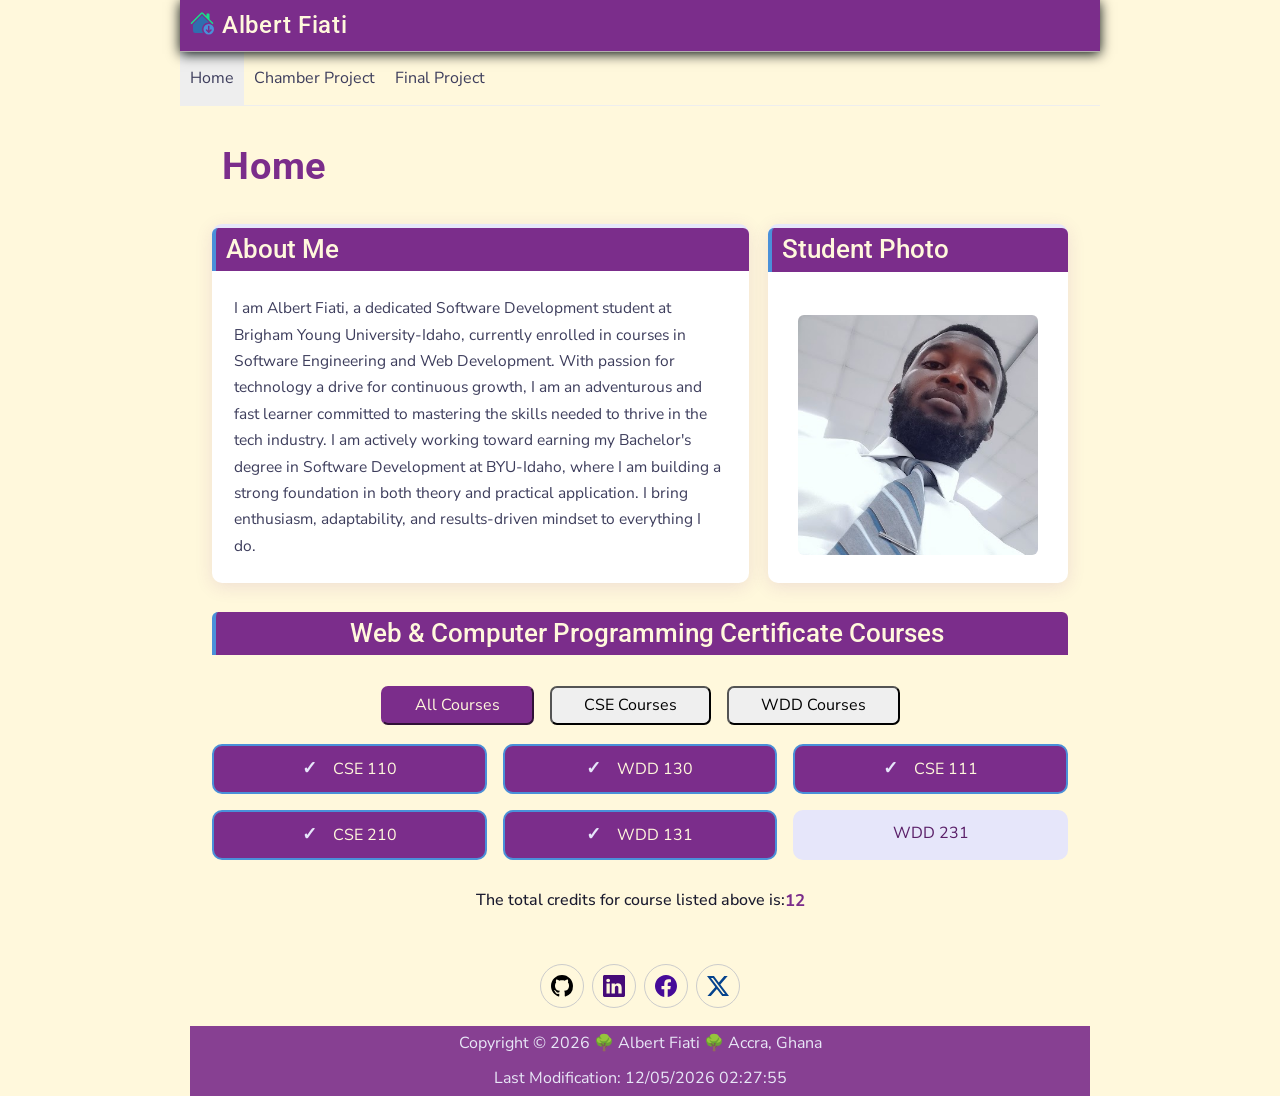
<file: index.html>
<!DOCTYPE html>
<html lang="en">
<head>
    <meta charset="UTF-8">
    <meta name="viewport" content="width=device-width, initial-scale=1.0">
    <meta name="description" content="WDD231 Course Home Page - Web frontend Development I">
    <meta name="author" content="Albert Fiati">
    <title>WDD231 | Course Home</title>

    <!-- Favicon link -->
    <link rel="icon" href="favicon.ico">

    <!-- Social  Media Meta Tags-->
    <meta property="og:title" content="WDD231 | Corse Home - Albert Fiati">
    <meta property="og:description" content="WelCome to Albert Fiati's WDD231 Web Frontend Development I course page at BYU-Idaho. Explore my courses, projects and journey in Software Development.">
    <meta property="og:image" content="https://fiatiab47-jk.github.io/wdd231/images/profile.jpg">
    <meta property="og:url" content="https://fiaitab47-jk.github.io/wdd231/">

    <!-- Google Fonts -->
    <link rel="preconnect" href="https://fonts.googleapis.com">
    <link rel="preconnect" href="https://fonts.gstatic.com" crossorigin>
    <link href="https://fonts.googleapis.com/css2?family=Cormorant+Upright:wght@300;400;500;600;700&family=Nunito+Sans:ital,opsz,wght@0,6..12,200..1000;1,6..12,200..1000&family=Roboto:ital,wght@0,100..900;1,100..900&display=swap" rel="stylesheet">
    <!-- Resets browser defaults (Normalize CSS)-->
    <link rel="stylesheet" href="styles/normalize.css">
    <!-- CND Alternative -->
    <!-- <link rel="stylesheet" href="https://cdnjs.cloudflare.com/ajax/libs/normalize/8.0.1/normalize.min.css"> -->

    <!-- Builds on top of the reset (Custom CSS)-->
    <link rel="stylesheet" href="styles/small.css">
    <link rel="stylesheet" href="styles/larger.css">
    
    <!-- JavaScript -->
    <script src="scripts/date.js" defer></script>
    <script src="scripts/navigation.js" defer></script>
    <script src="scripts/course.js" defer></script>
</head>
<body>
    <header>
        <a href="#home"><img src="images/home-logo.svg" alt="site logo" width="1" height="1"></a>
        <span>Albert Fiati</span>
        <button id="nav-button" class="hamburger" aria-label="navigation"></button>
    </header>
    <nav id="nav-bar" class="navigation">
        <ul>
            <li class="current" id="home"><a href="#home">Home</a></li>
            <li><a href="chamber/directory.html">Chamber Project</a></li>
            <li><a href="finalproject/index.html">Final Project</a></li>
        </ul>
    </nav>
    <main>
        <h1>Home</h1>
        <div class="about-grid">
            <section class="card" id="about">
                <h2>About Me</h2>
                <p>I am Albert Fiati, a dedicated Software Development student at 
                    Brigham Young University-Idaho, currently enrolled in courses  in 
                    Software Engineering and Web Development. With passion for technology 
                a drive for continuous growth, I am an adventurous and fast learner 
            committed to mastering the skills needed to thrive in the tech industry. 
        I am actively working toward earning my Bachelor's degree in Software Development 
    at BYU-Idaho, where I am building a strong foundation in both theory and practical 
    application. I bring enthusiasm, adaptability, and results-driven mindset to everything I do.</p>
            </section>
            
            <!-- Section : Profile Pic -->
            <section class="card" id="profile">
                <h2>Student Photo</h2>
                <img src="images/profile.jpg" alt="my profile photo">
            </section>

            <!-- Section 3: Certificate Courses -->
            <section id="courses" class="course-grid">
                <h2>Web &amp; Computer Programming Certificate Courses</h2>
                <div class="filter-buttons">
                    <button class="filter-btn active" data-filter="all">All Courses</button>
                    <button class="filter-btn" data-filter="CSE">CSE Courses</button>
                    <button class="filter-btn" data-filter="WDD">WDD Courses</button>
                </div>

                <!-- Courses Cards Container -->
                <div id="course-cards" class="course-grid" aria-live="polite"></div>
                
                <!-- credit Total -->
                <p class="credit-total">The total credits for course listed above is: <strong id="creditCount">0</strong></p>
            </section>
        </div>
        <dialog id="course-details"></dialog>
    </main>

    <!-- Footer -->
    <footer>
        <div class="social">
            <a href="https://github.com/fiatiab47-jk" target="_blank"><img src="images/github.svg" alt="github" width="16" height="16"></a>
            <a href="https://linkedin.com" target="_blank"><img src="images/linkedin.svg" alt="linked in" width="16" height="16"></a>
            <a href="https://facebook.com" target="_blank"><img src="images/facebook-1.svg" alt="facebook" width="16" height="16"></a>
            <a href="https://x.com" target="_blank"><img src="images/twitter-x.svg" alt="twitter" width="16" height="16"></a>
        </div>
    
        <p>Copyright &copy; <span id="currentYear"></span> 🌳&nbsp;Albert Fiati 🌳 Accra,&nbsp;Ghana</p>
        <p id="lastModified"></p>
    </footer> <!-- .end footer  -->
</body> <!-- .end body -->
</html>
</file>
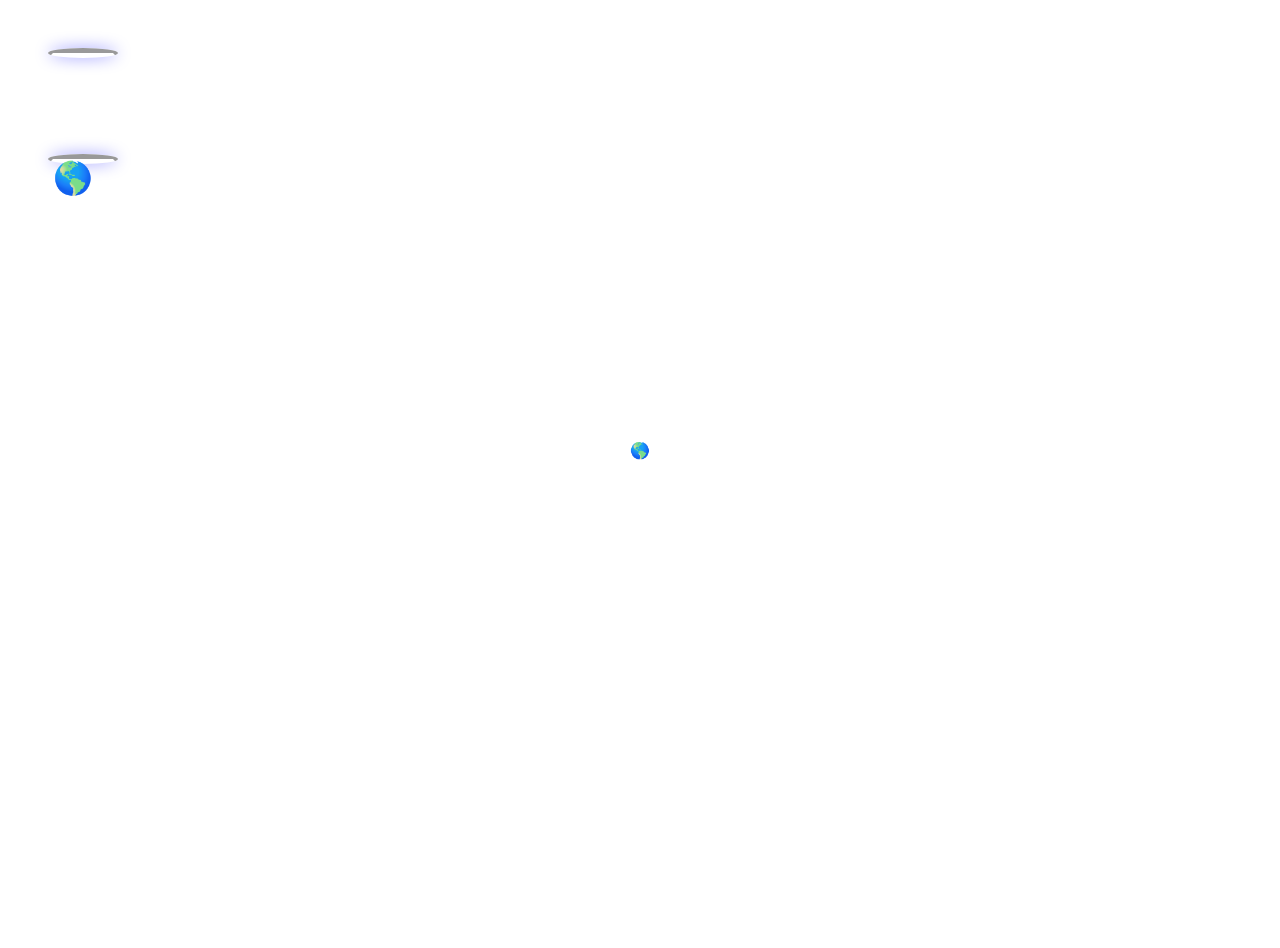
<file: animation.html>
<!DOCTYPE html>
<html lang="en">
<head>
    <meta charset="UTF-8">
    <meta name="viewport" content="width=device-width, initial-scale=1.0">
    <title>Document</title>
    <link rel="stylesheet" href="styles/animation.css">
</head>
<body>
    <div id="loader" ></div>
    <div id="loader-t"></div>
</body>
</html>
</file>
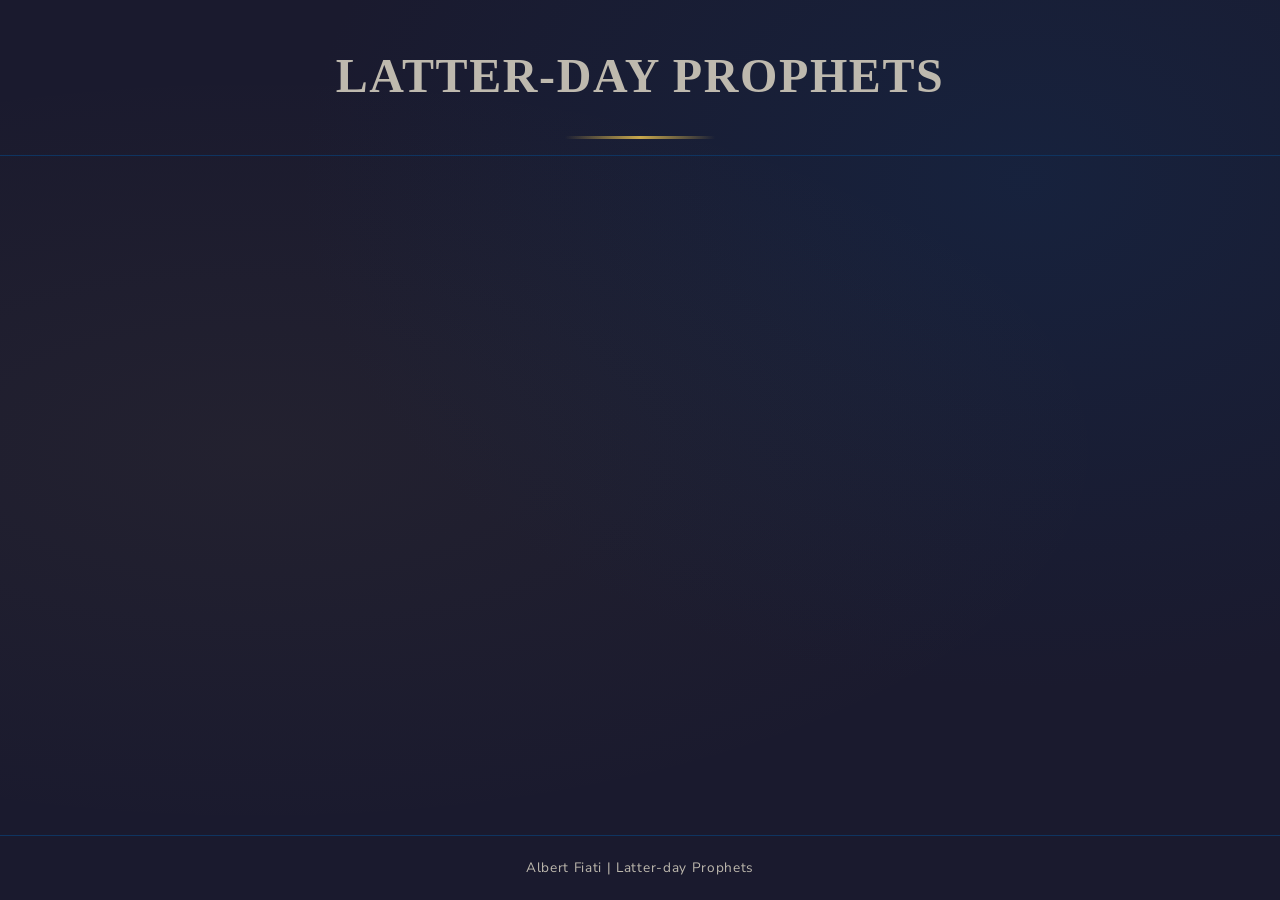
<file: prophets.html>
<!DOCTYPE html>
<html lang="en">
<head>
    <meta charset="UTF-8">
    <meta name="viewport" content="width=device-width, initial-scale=1.0">
    <meta name="description" content="Latter-day Prophets - A tribute to the prophets of the Church of Jesus Christ of Latter-day Saints">
    <meta name="author" content="Albert Fiati">

    <!-- Social Media Meta Tags -->
    <meta property="og:title" content="WDD231 | Latter-day Prophets| Albert Fiati">
    <meta property="og:description" content="A tribute page honoring the prophets of The Church of Jesus Christ of Latter-day Saints, built with the Fetch API and JSON data.">
    <meta property="og:image" content="https://byui-cse.github.io/cse-ww-program/data/prophets/joseph-smith.jpg">
    <meta property="og:url" content="https://fiatiab47-jk.github.io/wdd231/prophets.html">
    <title>Latter-day Prophets</title>

    <!-- Google Fonts -->
    <link rel="preconnect" href="https://fonts.googleapis.com">
    <link rel="preconnect" href="https://fonts.gstatic.com" crossorigin>
    <link href="https://fonts.googleapis.com/css2?family=Cormorant+Upright:wght@300;400;500;600;700&family=Nunito+Sans:ital,opsz,wght@0,6..12,200..1000;1,6..12,200..1000&family=Roboto:ital,wght@0,100..900;1,100..900&display=swap" rel="stylesheet">

    <!-- CSS -->
     <link rel="stylesheet" href="styles/prophets.css">
     <link rel="stylesheet" href="styles/normalize.css">
    <!-- JS -->
     <script src="scripts/prophets.js" defer></script>
</head>
<body>
    <header>
        <h1 id="bg">Latter-day Prophets</h1>
    </header>
    <main>
        <div id="cards"></div>
    </main>
    <footer>
        Albert Fiati | Latter-day Prophets
    </footer>
</body>
</html>
</file>
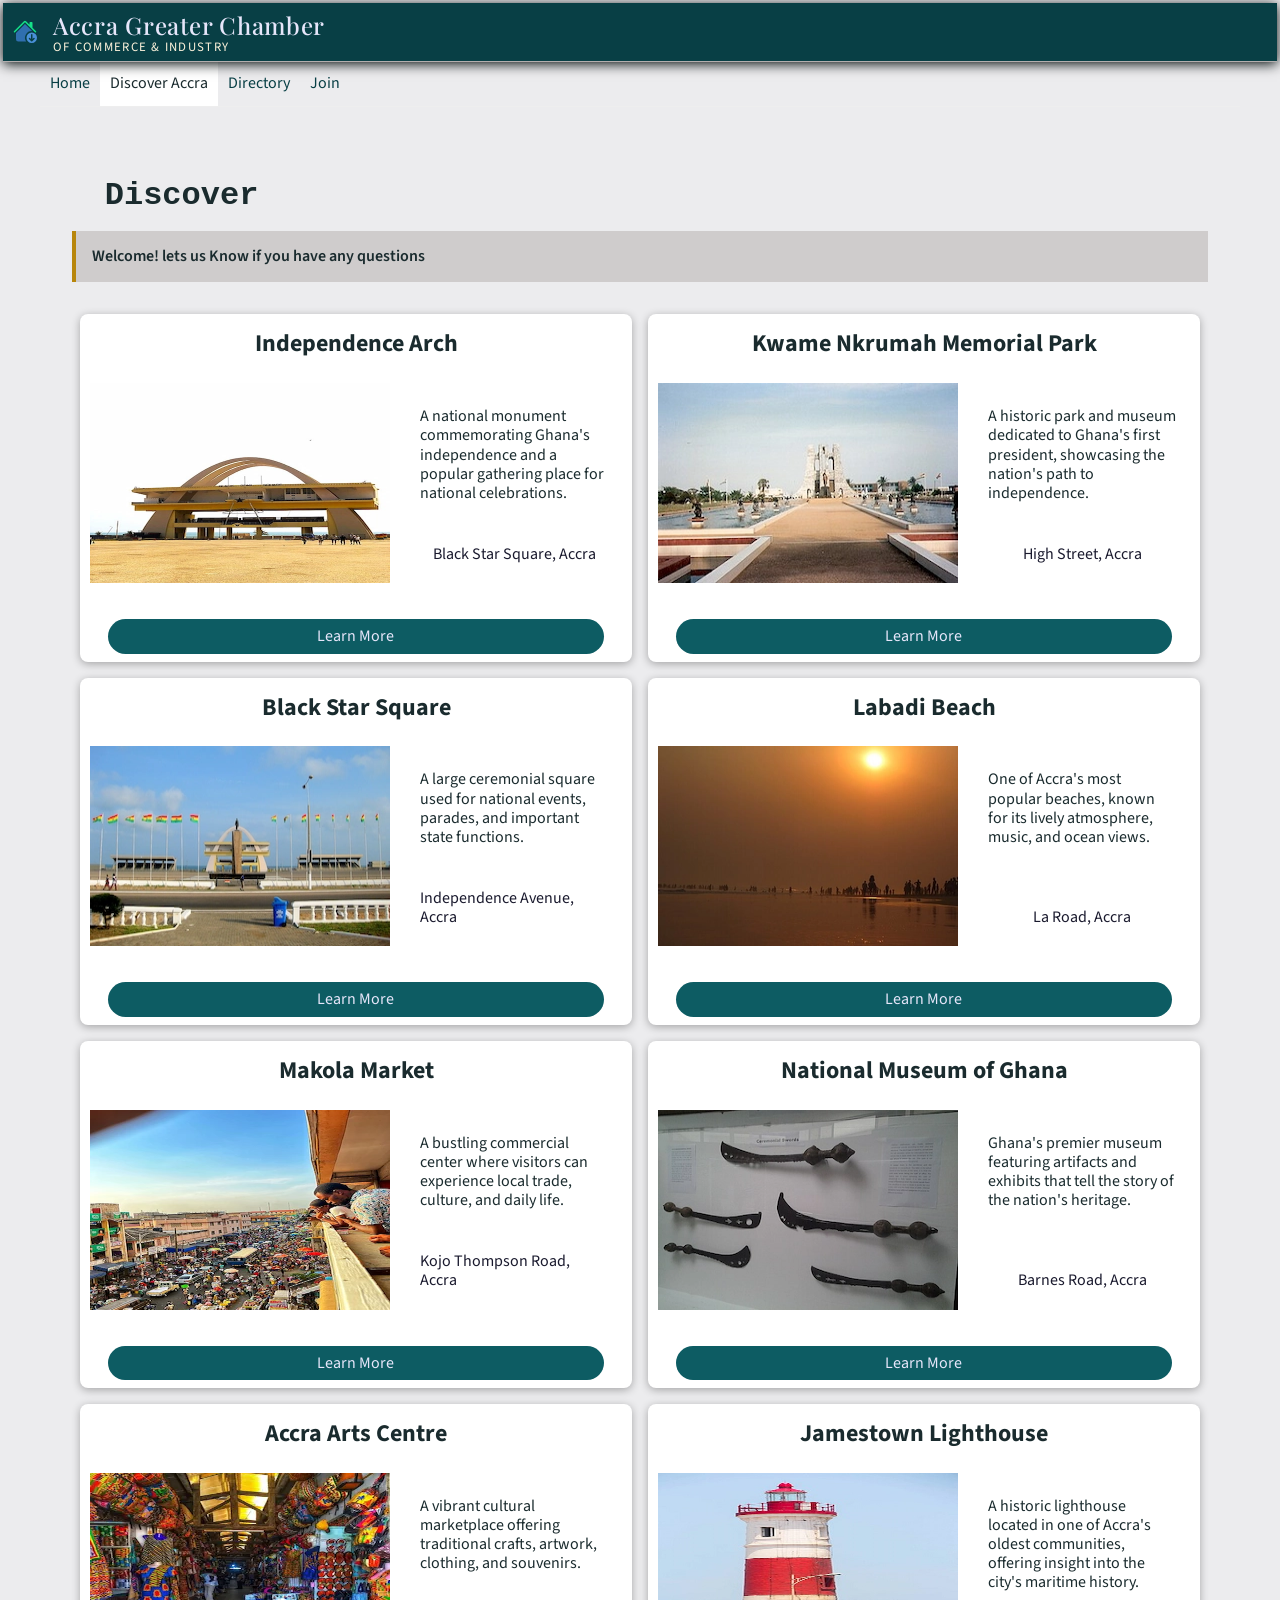
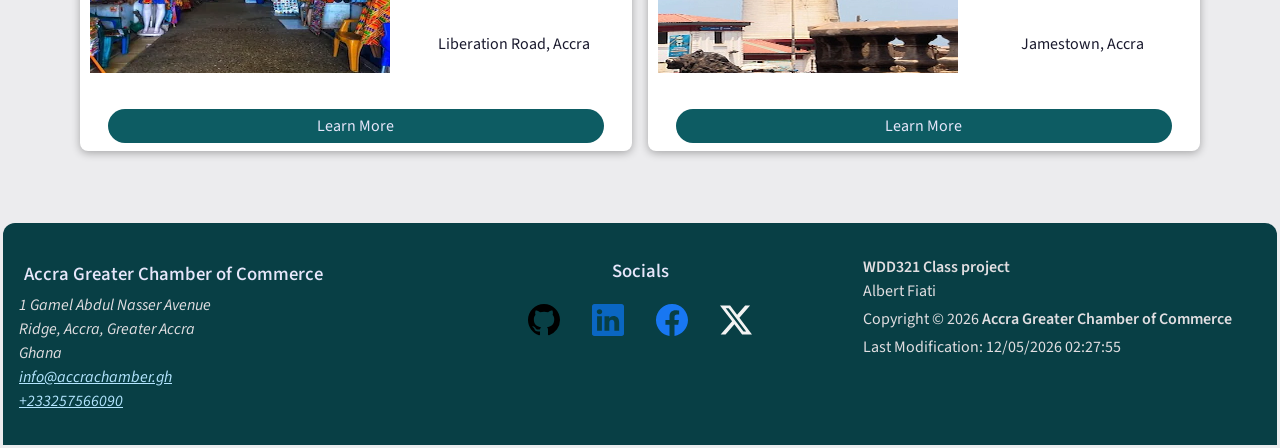
<file: chamber/discover.html>
<!DOCTYPE html>
<html lang="en">

<head>
    <meta charset="UTF-8">
    <meta name="viewport" content="width=device-width, initial-scale=1.0">
    <meta name="description"
        content="Discover Accra's landmarks, culture, attractions, and business opportunities with the Accra Greater Chamber of Commerce".>
    <meta name="author" content="Albert Fiati">

    <title>Discover Accra | Accra Greater Chamber of Commerce</title>

    <!-- Favicon -->
    <link rel="icon" href="favicon.ico">

    <!-- Social Media Meta Tags -->
    <meta property="og:title" content="Discover Accra - WDD231 | Accra Greater Chamber of Commerce & Industry| Albert Fiati">
    <meta property="og:description"
        content="Explore notable places, attractions, and opportunities that make Accra a vibrant destination for business and visitors.">
    <!-- MAKE SURE TO CHANGE THIS PHOTO  -->
    <meta property="og:image" content="https://fiatiab47-jk.github.io/wdd231/chamber/images/facebook-1.svg">
    <meta property="og:url" content="https://fiatiab47-jk.github.io/wdd231/chamber/discover.html">
    <meta property="og:type" content="website">

    <!-- Google Fonts -->
    <link rel="preconnect" href="https://fonts.googleapis.com">
    <link rel="preconnect" href="https://fonts.gstatic.com" crossorigin>
    <link
        href="https://fonts.googleapis.com/css2?family=Playfair+Display:wght@700&family=Source+Sans+3:wght@400;600;700&display=swap"
        rel="stylesheet">

    <!-- CSS -->
    <link rel="stylesheet" href="styles/normalize.css">
    <link rel="stylesheet" href="styles/small.css">
    <link rel="stylesheet" href="styles/medium.css">
    <link rel="stylesheet" href="styles/larger.css">
    <!-- JS -->
    <script type="module" src="scripts/directory.js"></script>
    <script type="module" src="scripts/discover.mjs"></script>
</head>

<body>
    <!-- Header -->
    <header id="site-header">
        <a href="#home"><img src="images/home-logo.svg" alt="site logo" width="24" height="24"></a>
        <div id="headerBrand">
            <span>Accra Greater Chamber</span>
            <p>of Commerce &amp; Industry</p>
        </div>
        <button id="nav-button" class="hamburger" aria-label="navigation"></button>
    </header> <!-- end. Header -->

    <!-- Navigation -->
    <nav id="nav-bar" class="navigation">
        <ul>
            <li id="home"><a href="index.html">Home</a></li>
            <li><a href="discover.html" class="current">Discover Accra</a></li>
            <li><a href="directory.html">Directory</a></li>
            <li><a href="join.html">Join</a></li>
        </ul>
    </nav> <!-- end. Navigation -->

    <!-- <a class="skip-link" href="#main-content">Skip to the main content</a> -->

    <main class="dscvr">
        <h1>Discover</h1>
        <!-- Main content - Member Cards List -->
        
        <section id="visit-message"></section>
        <section id="discover-grid"></section>
        
         
        <!-- <div id="main-content">
        </div> -->
    </main>

    <!-- Footer -->
    <footer id="site-footer">
        <div class="footer-grid">
            <!-- Contact Info -->
            <div class="footer-info">
                <h3>Accra Greater Chamber of Commerce</h3>
                <address>
                    1 Gamel Abdul Nasser Avenue <br>
                    Ridge, Accra, Greater Accra <br>
                    Ghana <br>
                    <a href="mailto:info@accrachamber.gh">info@accrachamber.gh</a> <br>
                    <a href="tel:+233257566090">+233257566090</a>
                </address>
            </div>

            <!-- Footer Links -->
            <div class="footer-links">
                <h3>Socials</h3>
                <div class="s-media">
                    <a href="https://github.com/fiatiab47-jk" target="_blank"><img src="images/github.svg" alt="github"
                            width="16" height="16"></a>
                    <a href="https://linkedin.com" target="_blank"><img src="images/linkedin.svg" alt="linked in"
                            width="16" height="16"></a>
                    <a href="https://facebook.com" target="_blank"><img src="images/facebook-1.svg" alt="facebook"
                            width="16" height="16"></a>
                    <a href="https://x.com" target="_blank"><img src="images/twitter-x.svg" alt="twitter" width="16"
                            height="16"></a>
                </div>
            </div>

            <!-- Bottom -->
            <div class="footer-bottom">
                <p><b> WDD321 Class project</b> <br>
                    Albert Fiati</p>
                <p>Copyright &copy; <span id="currentYear"></span><b>&nbsp;Accra Greater Chamber of Commerce </b></p>
                <p id="lastModified"></p>
            </div>

        </div>
    </footer>
</body>

</html>
</file>
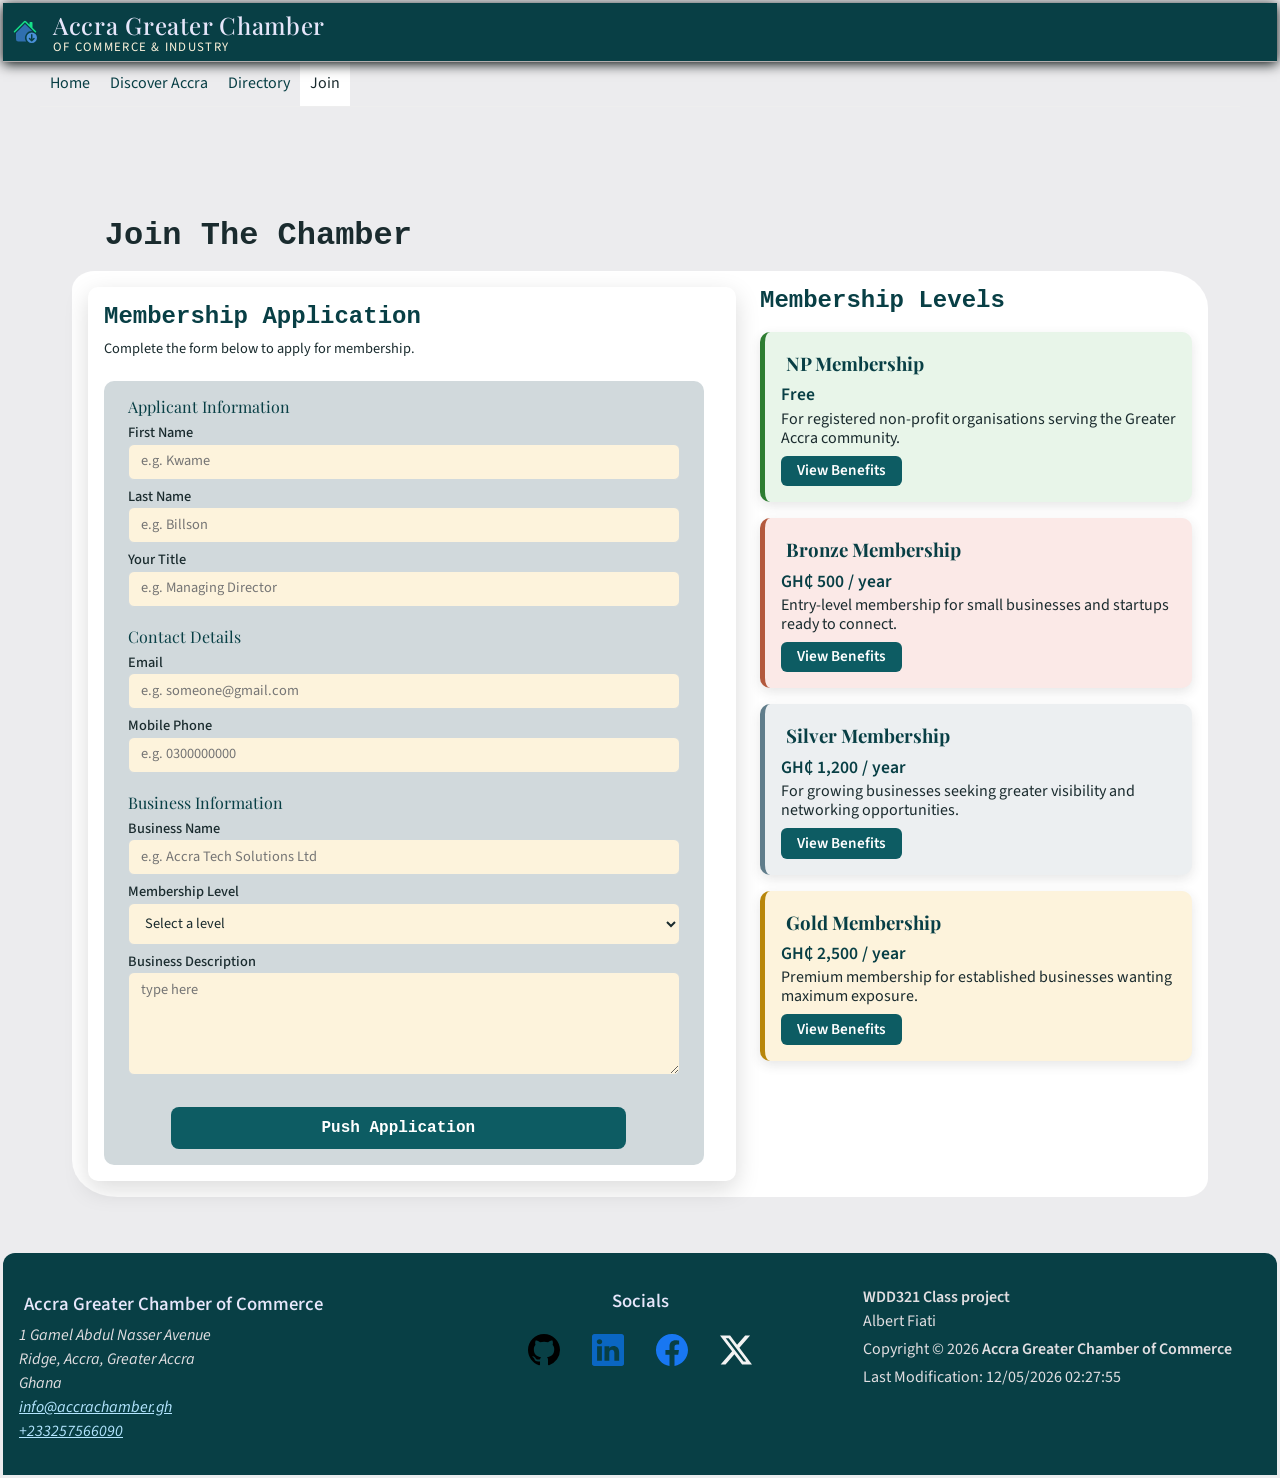
<file: chamber/join.html>
<!DOCTYPE html>
<html lang="en">

<head>
    <meta charset="UTF-8">
    <meta name="viewport" content="width=device-width, initial-scale=1.0">
    <meta name="description" content="Join the Accra Greater Chamber of Commerce - Become a member and grow your business across the Greater Accra Region.">
    <meta name="author" content="Albert Fiati">
    <title>Join | Accra Greater Chamber of Commerce</title>

    <!-- Favicon -->
    <link rel="icon" href="favicon.ico">

    <!-- Social Media Meta Tags -->
    <meta property="og:title" content="WDD231 | Join Accra Greater Chamber of Commerce -| Albert Fiati">
    <meta property="og:description" content="Become a member directory of the Accra Greater Chamber of Commerce and grow your business.">
    
    <!-- MAKE SURE TO CHANGE THIS PHOTO  -->
    <meta property="og:image" content="https://fiatiab47-jk.github.io/wdd231/chamber/images/facebook-1.svg">
    <meta property="og:url" content="https://fiatiab47-jk.github.io/wdd231/join.html">

    <!-- Google Fonts -->
    <link rel="preconnect" href="https://fonts.googleapis.com">
    <link rel="preconnect" href="https://fonts.gstatic.com" crossorigin>
    <link href="https://fonts.googleapis.com/css2?family=Playfair+Display:wght@700&family=Source+Sans+3:wght@400;600;700&display=swap" rel="stylesheet">
    
    <!-- CSS -->
    <link rel="stylesheet" href="styles/normalize.css">
    <link rel="stylesheet" href="styles/small.css">
    <link rel="stylesheet" href="styles/medium.css">
    <link rel="stylesheet" href="styles/larger.css">
    <!-- JS -->
    <script type="module" src="scripts/directory.js"></script>
    <script src="scripts/join.js" defer></script>
</head>

<body>
    <!-- Header -->
    <header id="site-header">
        <a href="index.html"><img src="images/home-logo.svg" alt="site logo" width="1" height="1"></a>
        <div id="headerBrand">
            <span>Accra Greater Chamber</span>
            <p>of Commerce &amp; Industry</p>
        </div>
        <button id="nav-button" class="hamburger" aria-label="navigation"></button>
    </header> <!-- end. Header -->

    <!-- Navigation -->
    <nav id="nav-bar" class="navigation">
        <ul>
            <li id="home"><a href="index.html">Home</a></li>
            <li><a href="discover.html">Discover Accra</a></li>
            <li><a href="directory.html">Directory</a></li>
            <li><a class="current" href="join.html">Join</a></li>
        </ul>
    </nav>  <!-- end. Navigation -->

    <main id="top-space">
        <h1>Join The Chamber</h1>

        <div class="join-layout now">
            <!-- ==================================
                    Membership Application Form
            ====================================== -->
            <section id="form-section" aria-labelledby="form-heading">
                <h2 id="form-heading">Membership Application</h2>
                <p class="form-intro">Complete the form below to apply for membership.</p>

                <!-- ============================
                             Form 
                ===============================-->
                <form action="thankyou.html" id="join-form" method="get">
                    <fieldset>
                        <legend>Applicant Information</legend>
                        <!-- First Name -->
                        <label>First Name
                            <input type="text" name="firstName" autocomplete="given-name" title="Enter your first name" required placeholder="e.g. Kwame">
                        </label>

                        <!-- Last Name -->
                        <label>Last Name
                            <input type="text" name="lastName" autocomplete="family-name" title="Enter your last name" required placeholder="e.g. Billson">
                        </label>
                        
                        <!-- Organizational Title -->
                        <label>Your Title 
                            <input type="text" name="orgTitle" autocomplete="organization-title" title="Enter your title - letters hyphens, and spaces only, minimum 7 characters"
                            pattern="[A-Za-z\- ]{7,}" placeholder="e.g. Managing Director">
                        </label>
                    </fieldset>

                    <fieldset>
                        <legend>Contact Details</legend>
                        <!--  Email -->
                        <label>Email
                            <input type="email" name="email" autocomplete="email" title="Enter a valid email address" required
                            placeholder="e.g. someone@gmail.com">
                        </label>
    
                        <!-- Mobile Phone -->
                        <label>Mobile Phone
                            <input type="tel" name="phone" autocomplete="tel" title="Enter your mobile phone number" required
                            placeholder="e.g. 0300000000">
                        </label>
                    </fieldset>

                    <fieldset>
                        <legend>Business Information</legend>
                        <!-- Business / Organization Name -->
                        <label>Business Name 
                            <input type="text" name="orgName" autocomplete="organization" title="Enter your business or organization name" required
                            placeholder="e.g. Accra Tech Solutions Ltd">
                        </label>
    
                        <!-- Membership Level -->
                        <label>Membership Level
                            <select name="membershipLevel" title="Select a membership level" required="required">
                                <option value="" disabled selected>Select a level</option>
                                <option value="np">NP Membership - Non-Profit (Free)</option>
                                <option value="bronze">Bronze Membership</option>
                                <option value="silver">Silver Membership</option>
                                <option value="gold">Gold Membership</option>
                            </select>
                        </label>
    
                        <!-- Business Description -->
                        <label>Business Description 
                            <textarea name="description" title="Briefly describe your business or organization" rows="5"  placeholder="type here"></textarea>
                        </label>
                    </fieldset>

                    <!-- Hidden Timestamp -->
                    <input type="hidden" id="timestamp" name="timestamp">

                    <!-- Submit Button -->
                    <button type="submit" class="form submit-btn">Push Application</button>
                </form>
            </section>

            <!-- ============================
                Membership Level Cards
            ===============================-->
            <aside class="membership-cards" aria-labelledby="levels-heading">
                <h2 id="levels-heading">Membership Levels</h2>
                <div id="cards-container"></div>
            </aside>
        </div>  <!-- end .join-layout -->

        <!-- Modals Injected by JS -->
        <dialog id="membership-modal"></dialog>
        
    </main>  <!-- end .main -->

    <!-- Footer -->
    <footer id="site-footer">
        <div class="footer-grid">
            <!-- Contact Info -->
            <div class="footer-info">
                <h3>Accra Greater Chamber of Commerce</h3>
                <address>
                    1 Gamel Abdul Nasser Avenue <br>
                    Ridge, Accra, Greater Accra <br>
                    Ghana <br>
                    <a href="mailto:info@accrachamber.gh">info@accrachamber.gh</a> <br>
                    <a href="tel:+233257566090">+233257566090</a>
                </address>
            </div>

            <!-- Footer Links -->
            <div class="footer-links">
                <h3>Socials</h3>
                <div class="s-media">
                    <a href="https://github.com/fiatiab47-jk" target="_blank"><img src="images/github.svg" alt="github" width="16" height="16"></a>
                    <a href="https://linkedin.com" target="_blank"><img src="images/linkedin.svg" alt="linked in" width="16" height="16"></a>
                    <a href="https://facebook.com" target="_blank"><img src="images/facebook-1.svg" alt="facebook" width="16" height="16"></a>
                    <a href="https://x.com" target="_blank"><img src="images/twitter-x.svg" alt="twitter" width="16" height="16"></a>
                </div>
            </div>

            <!-- Bottom -->
            <div class="footer-bottom">
                <p><b> WDD321 Class project</b> <br>
                Albert Fiati</p>
                <p>Copyright &copy; <span id="currentYear"></span><b>&nbsp;Accra Greater Chamber of Commerce </b></p>
                <p id="lastModified"></p>
            </div>

        </div>
    </footer>
</body>

</html>
</file>
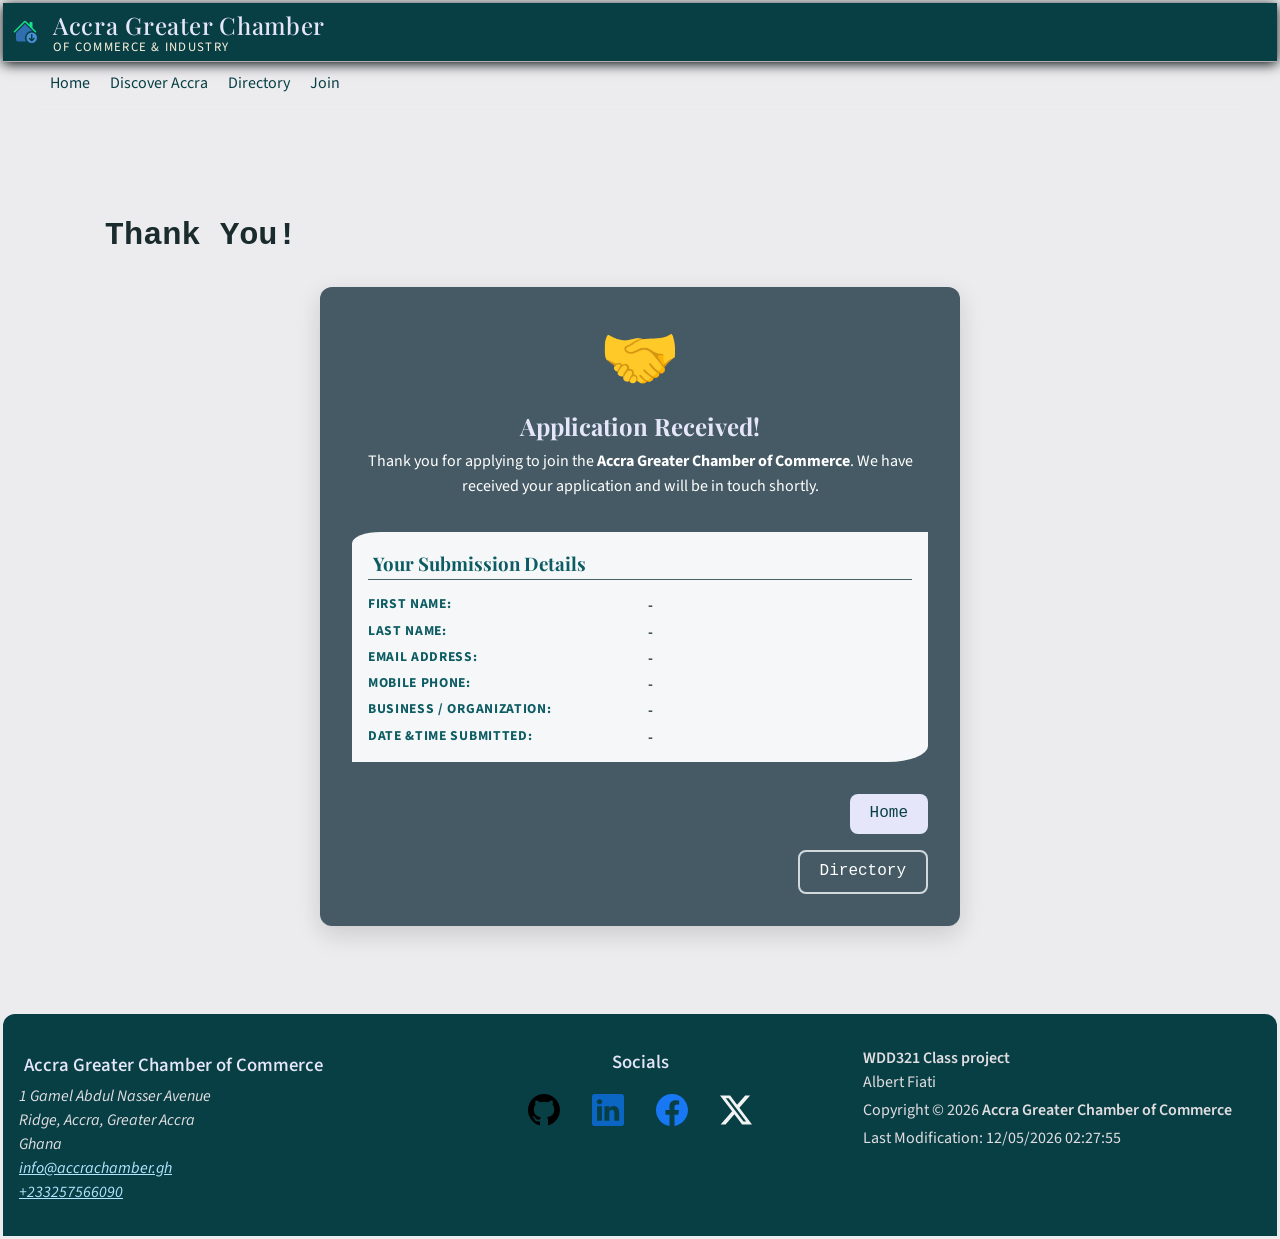
<file: chamber/thankyou.html>
<!DOCTYPE html>
<html lang="en">

<head>
    <meta charset="UTF-8">
    <meta name="viewport" content="width=device-width, initial-scale=1.0">
    <meta name="description" content="Thank you for applying to join the Accra Greater Chamber of Commerce - we have received your application and will be in touch shortly.">
    <meta name="author" content="Albert Fiati">
    <title>Thank You | Accra Greater Chamber of Commerce</title>

    <!-- Favicon -->
    <link rel="icon" href="favicon.ico">

    <!-- Social Media Meta Tags -->
    <meta property="og:title" content="WDD231 | Thank YouAccra Greater Chamber of Commerce | Albert Fiati">
    <meta property="og:description" content="Thank you for applying to join Accra Greater Chamber of Commerce.">
    <!-- MAKE SURE TO CHANGE THIS PHOTO  -->
    <meta property="og:image" content="https://fiatiab47-jk.github.io/wdd231/chamber/images/facebook-1.svg">
    <meta property="og:url" content="https://fiatiab47-jk.github.io/wdd231/chamber/thankyou.html">

    <!-- Google Fonts -->
    <link rel="preconnect" href="https://fonts.googleapis.com">
    <link rel="preconnect" href="https://fonts.gstatic.com" crossorigin>
    <link href="https://fonts.googleapis.com/css2?family=Playfair+Display:wght@700&family=Source+Sans+3:wght@400;600;700&display=swap" rel="stylesheet">
    
    <!-- CSS -->
    <link rel="stylesheet" href="styles/normalize.css">
    <link rel="stylesheet" href="styles/small.css">
    <link rel="stylesheet" href="styles/medium.css">
    <link rel="stylesheet" href="styles/larger.css">
    <!-- JS -->
    <script src="scripts/thankyou.js" defer></script>
    <script type="module" src="scripts/directory.js"></script>
</head>

<body>
    <!-- Header -->
    <header id="site-header">
        <a href="index.html"><img src="images/home-logo.svg" alt="site logo" width="1" height="1"></a>
        <div id="headerBrand">
            <span>Accra Greater Chamber</span>
            <p>of Commerce &amp; Industry</p>
        </div>
        <button id="nav-button" class="hamburger" aria-label="navigation"></button>
    </header> <!-- end. Header -->

    <!-- Navigation -->
    <nav id="nav-bar" class="navigation">
        <ul>
            <li id="home"><a href="index.html">Home</a></li>
            <li><a href="#">Discover Accra</a></li>
            <li><a href="directory.html">Directory</a></li>
            <li><a href="join.html">Join</a></li>
        </ul>
    </nav>  <!-- end. Navigation -->

    <main id="top-space">
        <h1>Thank You!</h1>
        <section class="thankyou-section" aria-labelledby="thankyou-heading">
            <div class="thankyou-icon" aria-hidden="true"></div>
            <h2 id="thankyou-heading">Application Received!</h2>
            <p class="thankyou-intro">Thank you for applying to join the<strong> Accra Greater Chamber of Commerce</strong>.
            We have received your application and will be in touch shortly.</p>
            
            <!-- Submitted details -->
            <div class="submitted-details">
                <h3>Your Submission Details</h3>
                
                <dl>
                    <dt>First Name: </dt>
                    <dd id="out-first-name"></dd>

                    <dt>Last Name: </dt>
                    <dd id="out-last-name"></dd>

                    <dt>Email Address: </dt>
                    <dd id="out-email"></dd>

                    <dt>Mobile Phone: </dt>
                    <dd id="out-phone"></dd>

                    <dt>Business / Organization: </dt>
                    <dd id="out-org-name"></dd>

                    <dt>Date &amp;Time Submitted: </dt>
                    <dd id="out-timestamp"></dd>
                </dl>
            </div>

            <div class="thankyou-actions">
                <a href="index.html" class="cta-bttn">Home</a>
                <a href="directory.html" class="cta-bttn sec">Directory</a>
            </div>

        </section>
    </main>
    
    <!-- Footer -->
    <footer id="site-footer">
        <div class="footer-grid">
            <!-- Contact Info -->
            <div class="footer-info">
                <h3>Accra Greater Chamber of Commerce</h3>
                <address>
                    1 Gamel Abdul Nasser Avenue <br>
                    Ridge, Accra, Greater Accra <br>
                    Ghana <br>
                    <a href="mailto:info@accrachamber.gh">info@accrachamber.gh</a> <br>
                    <a href="tel:+233257566090">+233257566090</a>
                </address>
            </div>

            <!-- Footer Links -->
            <div class="footer-links">
                <h3>Socials</h3>
                <div class="s-media">
                    <a href="https://github.com/fiatiab47-jk" target="_blank"><img src="images/github.svg" alt="github" width="16" height="16"></a>
                    <a href="https://linkedin.com" target="_blank"><img src="images/linkedin.svg" alt="linked in" width="16" height="16"></a>
                    <a href="https://facebook.com" target="_blank"><img src="images/facebook-1.svg" alt="facebook" width="16" height="16"></a>
                    <a href="https://x.com" target="_blank"><img src="images/twitter-x.svg" alt="twitter" width="16" height="16"></a>
                </div>
            </div>

            <!-- Bottom -->
            <div class="footer-bottom">
                <p><b> WDD321 Class project</b> <br>
                Albert Fiati</p>
                <p>Copyright &copy; <span id="currentYear"></span><b>&nbsp;Accra Greater Chamber of Commerce </b></p>
                <p id="lastModified"></p>
            </div>

        </div>
    </footer>
</body>

</html>
</file>
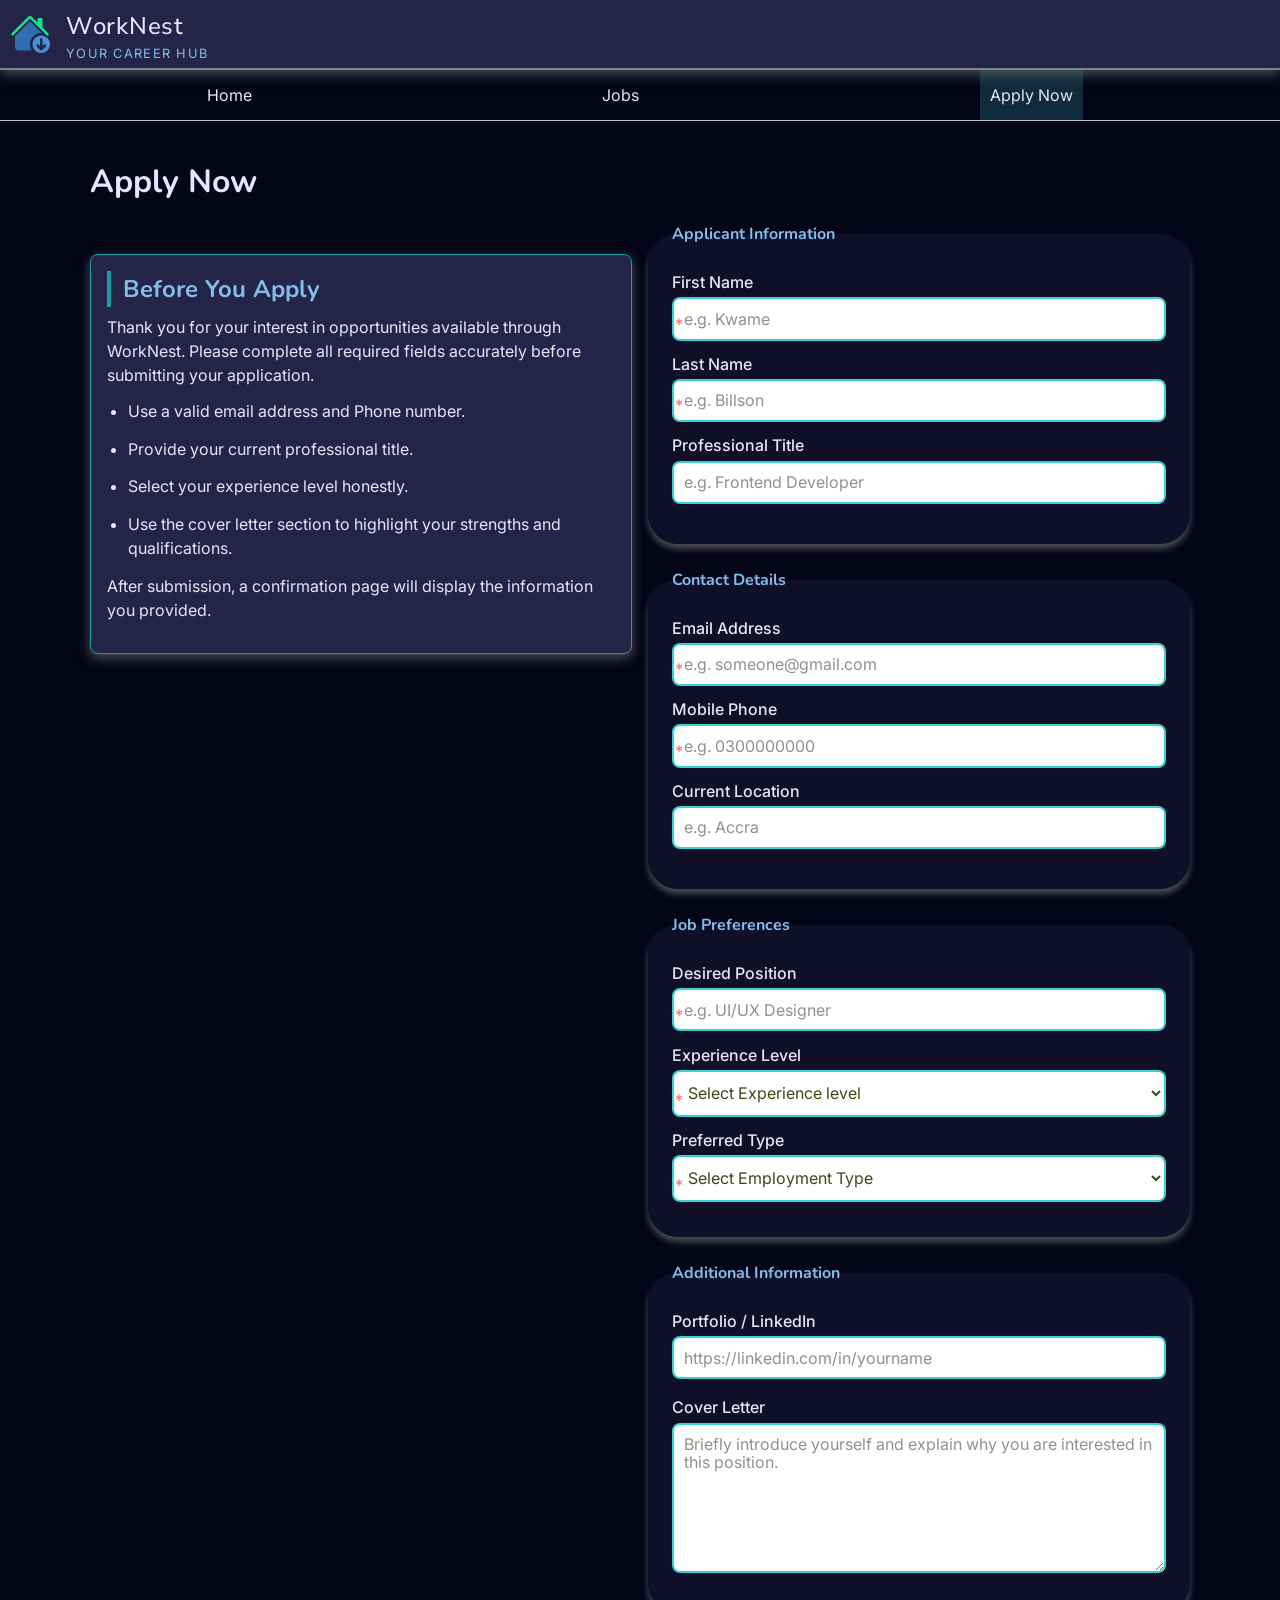
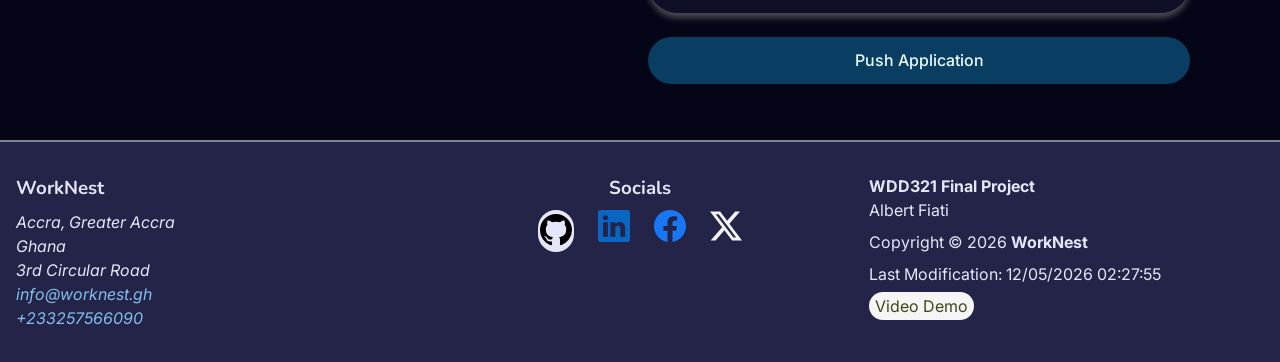
<file: finalproject/apply.html>
<!DOCTYPE html>
<html lang="en">

<head>
    <meta charset="UTF-8">
    <meta name="viewport" content="width=device-width, initial-scale=1.0">
    <!-- SEO -->
    <meta name="description"
        content="Submit your application through WorkNest. Complete the application form and take the next step toward your career goals.">
    <meta name="author" content="Albert Fiati">
    <title>Apply Now |WorkNest Career| WDD231</title>

    <!-- Favicon -->
    <link rel="icon" href="favicon.ico">

    <!-- Social Media Meta Tags -->
    <meta property="og:title" content="Apply Now | WorkNest Career Opportunities">
    <meta property="og:description" content="Complete your WorkNest job application and connect with employers looking for talented professionals.">
    <!-- MAKE SURE TO CHANGE THIS PHOTO  -->
    <meta property="og:image" content="https://fiatiab47-jk.github.io/wdd231/finalproject/images/github.svg">
    <meta property="og:url" content="https://fiatiab47-jk.github.io/wdd231/finalproject/apply.html">
    <meta property="og:type" content="website">

    <!-- Google Fonts -->
    <link rel="preconnect" href="https://fonts.googleapis.com">
    <link rel="preconnect" href="https://fonts.gstatic.com" crossorigin>
    <link href="https://fonts.googleapis.com/css2?family=Inter:ital,opsz,wght@0,14..32,100..900;1,14..32,100..900&family=Nunito+Sans:ital,opsz,wght@0,6..12,200..1000;1,6..12,200..1000&family=Nunito:ital,wght@0,200..1000;1,200..1000&display=swap" rel="stylesheet">

    <!-- CSS -->
    <link rel="stylesheet" href="styles/normalize.css">
    <link rel="stylesheet" href="styles/small.css">
    <link rel="stylesheet" href="styles/medium.css">
    <link rel="stylesheet" href="styles/large.css">
    <!-- JS -->
    <script type="module" src="scripts/apply.mjs"></script>
</head>

<body>

    <!-- Header -->
    <header id="site-header">
        <a href="index.html"><img src="images/home-logo.svg" alt="site logo" width="64" height="60"></a>
        <div id="headerBrand">
            <span>WorkNest</span>
            <p>Your Career Hub</p>
        </div>
        <button id="nav-button" class="hamburger" aria-label="Toggle navigation menu"></button>
    </header> <!-- end. Header -->

    <!-- Navigation -->
    <nav id="nav-bar" class="navigation">
        <ul>
            <!-- Way-finding:  current class highlights the active page -->
            <li id="home"><a href="index.html">Home</a></li>
            <li><a href="jobs.html">Jobs</a></li>
            <li class="current"><a href="apply.html">Apply Now</a></li>
        </ul>
    </nav> <!-- end. Navigation -->

    <!-- <a class="skip-link" href="#main-content">Skip to the main content</a> -->


    <main id="main-content">
        <h1 class="apply-h">Apply Now</h1>

        <div class="f-page-layout">
            <!-- Application Info -->
            <section class="application-info">
                <h2>Before You Apply</h2>
                <p>
                    Thank you for your interest in opportunities available through WorkNest. 
                    Please complete all required fields accurately before submitting your application.
                </p>
                <ul>
                    <li>Use a valid email address and Phone number.</li>
                    <li>Provide your current professional title.</li>
                    <li>Select your experience level honestly.</li>
                    <li>Use the cover letter section to highlight your strengths and qualifications.</li>
                </ul>
                <p>
                After submission, a confirmation page will display the information you provided. 
                </p>
            </section>

            <!-- =======================
                    Application Form
            ========================= -->
            <section class="application-wrapper">
                <form action="thank-you.html" id="apply-form" method="get">
                    <fieldset>
                        <legend>Applicant Information</legend>
                        <!-- First Name -->
                        <label>First Name
                            <input type="text" name="firstName" autocomplete="given-name" title="Enter your first name" required
                                placeholder="e.g. Kwame">
                        </label>
                
                        <!-- Last Name -->
                        <label>Last Name
                            <input type="text" name="lastName" autocomplete="family-name" title="Enter your last name" required
                                placeholder="e.g. Billson">
                        </label>
                
                        <!-- Organizational Title -->
                        <label>Professional Title
                            <input type="text" name="jobTitle" autocomplete="organization-title"
                                title="Enter your professional title - letters hyphens, and spaces only, minimum 7 characters"
                                pattern="[A-Za-z\- ]{7,}" placeholder="e.g. Frontend Developer">
                        </label>
                    </fieldset>
                
                    <fieldset>
                        <legend>Contact Details</legend>
                        <!--  Email -->
                        <label>Email Address
                            <input type="email" name="email" autocomplete="email" title="Enter a valid email address" required
                                placeholder="e.g. someone@gmail.com">
                        </label>
                
                        <!-- Mobile Phone -->
                        <label>Mobile Phone
                            <input type="tel" name="phone" autocomplete="tel" title="Enter your mobile phone number" required
                                placeholder="e.g. 0300000000">
                        </label>

                        <!-- Location -->
                        <label>Current Location
                            <input type="text" name="location" autocomplete="address-level2" title="Enter your location"
                                placeholder="e.g. Accra">
                        </label>
                    </fieldset>
                
                    <!-- Job Preferences -->
                    <fieldset>
                        <legend>Job Preferences</legend>
                        <!-- Position -->
                        <label>Desired Position 
                            <input type="text" name="desiredPosition"
                                title="Enter your role you are applying for" 
                                required placeholder="e.g. UI/UX Designer">
                        </label>

                        <!-- Experience -->
                        <label>Experience Level
                            <select name="experienceLevel" title="Select your experience level" required>
                                <option value="" disabled selected>Select Experience level</option>
                                <option value="entry">Entry Level</option>
                                <option value="junior">Junior Level</option>
                                <option value="mid">Mid-Level</option>
                                <option value="senior">Senior Level</option>
                                <option value="lead">Lead / Manager</option>
                            </select>
                        </label>

                        <!-- Employment Type -->
                        <label> Preferred Type
                            <select name="employmentType" title="Select your preferred employment type" required>
                                <option value="" disabled selected>Select Employment Type</option>
                                <option value="full-time">Full-Time</option>
                                <option value="part-time">Part-Time</option>
                                <option value="contract">Contract</option>
                                <option value="remote">Remote</option>
                            </select>
                        </label>

                    </fieldset>
                    
                    <!-- Additional Information -->
                    <fieldset>
                        <legend>Additional Information</legend>

                        <!-- Portfolio -->
                        <label> Portfolio / LinkedIn
                            <input type="url" name="portfolio" title="Enter your portfolio or LinkedIn profile"
                                placeholder="https://linkedin.com/in/yourname">
                        </label>

                        <!-- Cover Letter -->
                        <label>Cover Letter
                            <textarea name="coverLetter" title="Tell employers why you are a good fit" rows="5"
                                placeholder="Briefly introduce yourself and explain why you are interested in this position."></textarea>
                        </label>
                    </fieldset>
                
                    <!-- Hidden Timestamp -->
                    <input type="hidden" id="timestamp" name="timestamp">
                
                    <!-- Submit Button -->
                    <button type="submit" class="form submit-btn">Push Application</button>
                </form>
            </section>
        </div>
        
        

    </main> <!-- .end Main content -->

    <!-- Footer -->
    <footer id="site-footer">
        <div class="footer-grid">
            <!-- Contact Info -->
            <div class="footer-info">
                <h3>WorkNest</h3>
                <address>
                    Accra, Greater Accra<br>
                    Ghana<br>
                    3rd Circular Road<br>
                    <a href="mailto:info@worknest.gh">info@worknest.gh</a><br>
                    <a href="tel:+233257566090">+233257566090</a>
                </address>
            </div>

            <!-- Footer Links -->
            <div class="footer-links">
                <h3>Socials</h3>
                <div class="s-media">
                    <a class="git" href="https://github.com/fiatiab47-jk" target="_blank"><img src="images/github.svg"
                            alt="github" width="16" height="16"></a>
                    <a href="https://linkedin.com" target="_blank"><img src="images/linkedin.svg" alt="linked in"
                            width="16" height="16"></a>
                    <a href="https://facebook.com" target="_blank"><img src="images/facebook-1.svg" alt="facebook"
                            width="16" height="16"></a>
                    <a href="https://x.com" target="_blank"><img src="images/twitter-x.svg" alt="twitter" width="16"
                            height="16"></a>
                </div>
            </div>

            <!-- Bottom -->
            <div class="footer-bottom">
                <p><b> WDD321 Final Project</b><br>
                    Albert Fiati</p>
                <p>Copyright &copy; <span id="currentYear"></span><b>&nbsp;WorkNest</b></p>
                <p id="lastModified"></p>

                <!-- Video Demonstration Link -->
                <p><a href="#" id="video-link">Video Demo</a></p>
            </div>

        </div>
    </footer>
    <!-- .end Footer -->
</body>

</html>
</file>
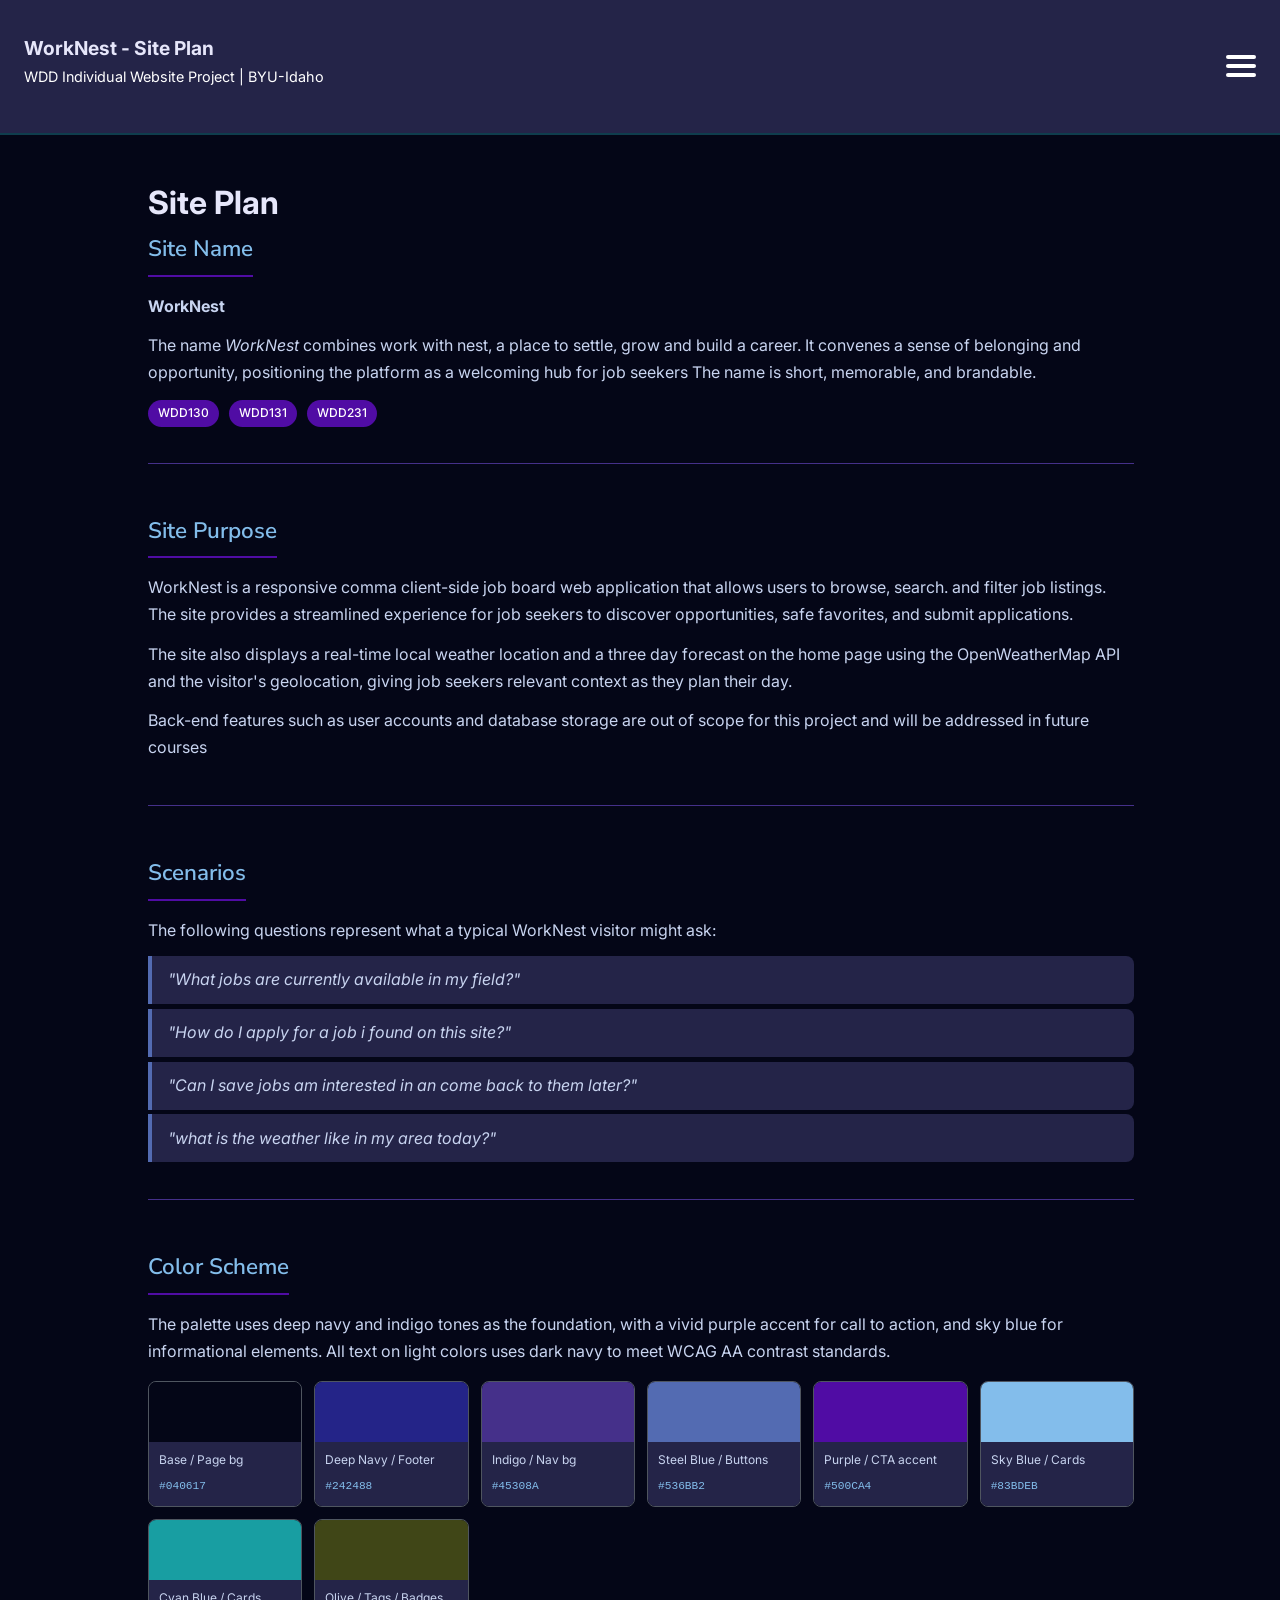
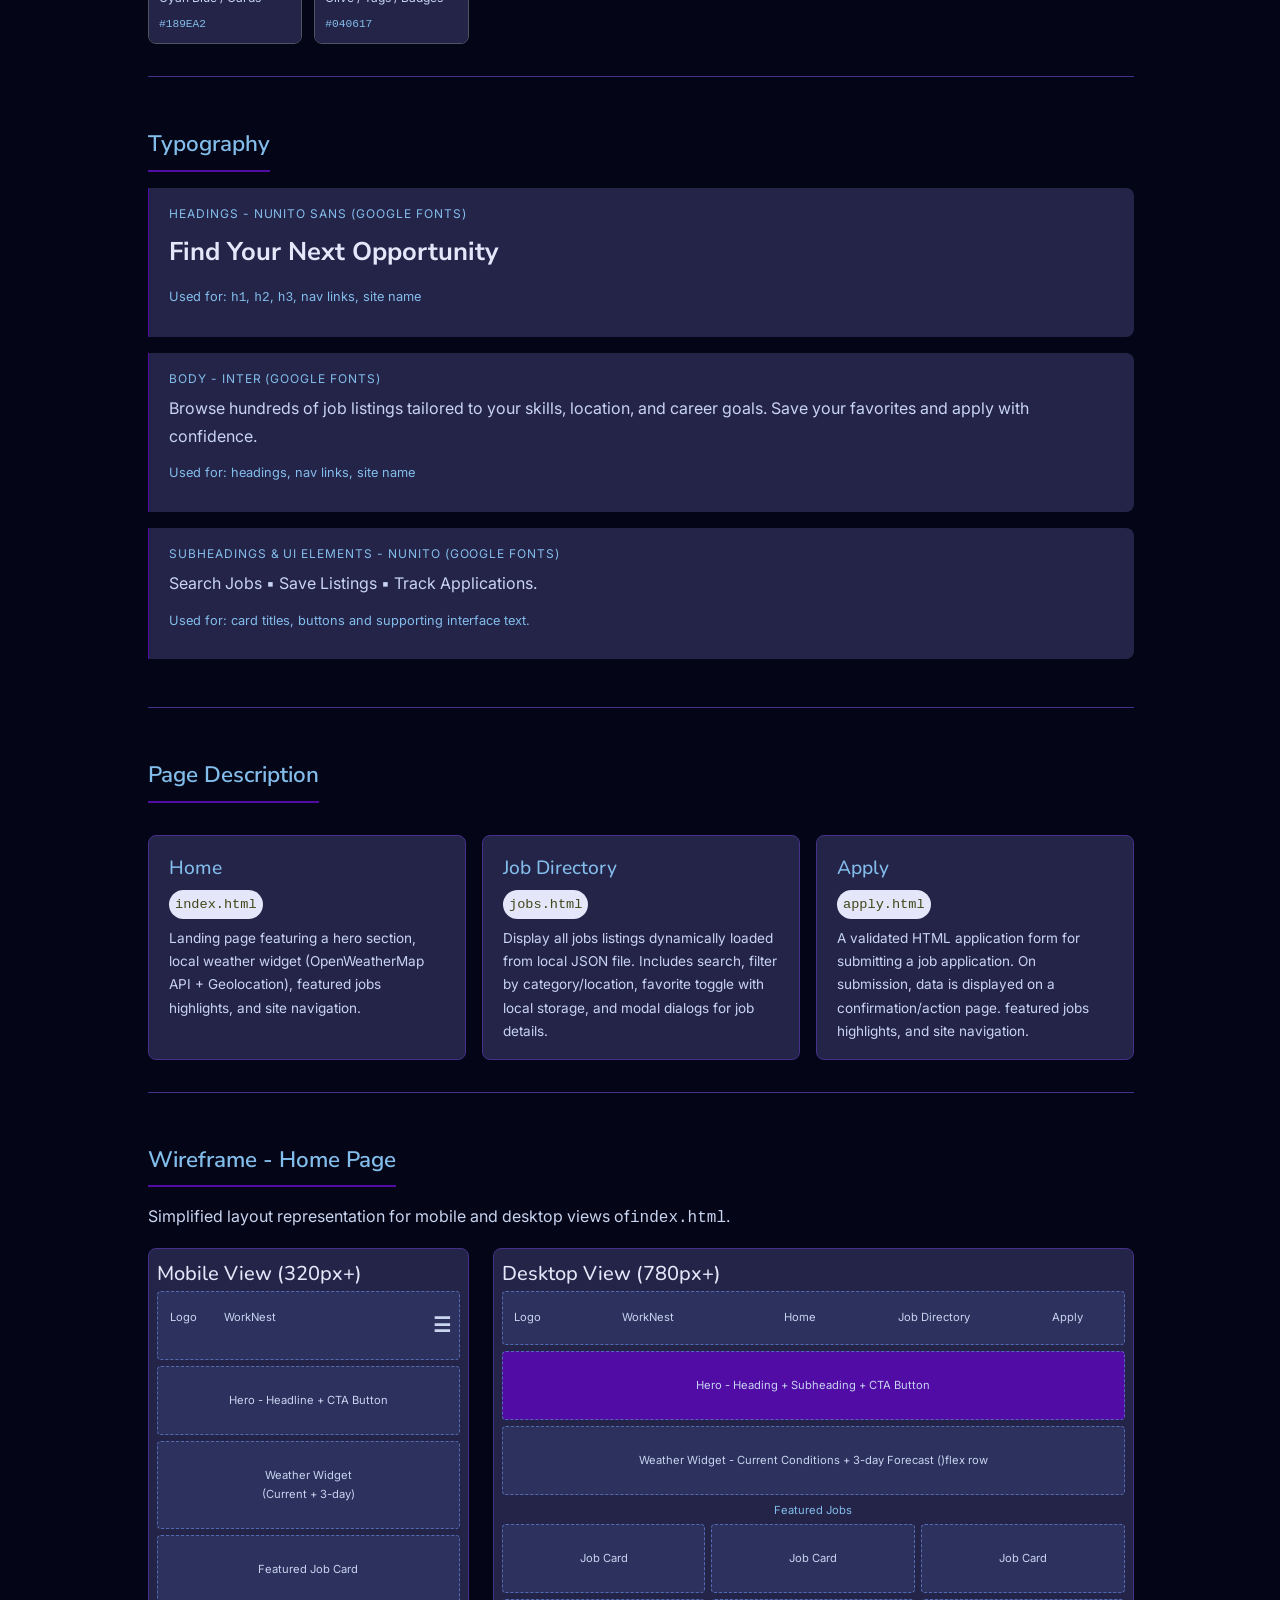
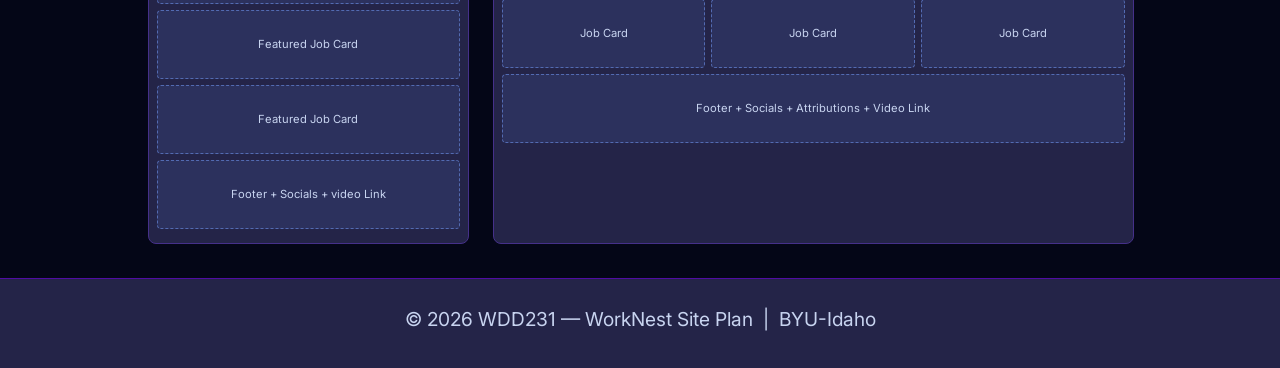
<file: finalproject/siteplan.html>
<!DOCTYPE html>
<html lang="en">
<head>
    <meta charset="UTF-8">
    <meta name="viewport" content="width=device-width, initial-scale=1.0">
    <meta name="description" content="WorkNest Job Board - WDD321 Individual Website Project Site Plan">
    <meta name="author" content="Albert Fiati">
    <title>WorkNest - Site Plan | WDD321</title>
    
    <!-- Google Fonts -->
    <link rel="preconnect" href="https://fonts.googleapis.com">
    <link rel="preconnect" href="https://fonts.gstatic.com" crossorigin>
    <link href="https://fonts.googleapis.com/css2?family=Inter:ital,opsz,wght@0,14..32,100..900;1,14..32,100..900&family=Nunito+Sans:ital,opsz,wght@0,6..12,200..1000;1,6..12,200..1000&family=Nunito:ital,wght@0,200..1000;1,200..1000&display=swap" rel="stylesheet">
    
    <!-- styles -->
     <link rel="stylesheet" href="styles/siteplan.css">
</head>
<body>
    <header>
        <div class="h-info">
            <span>WorkNest - Site Plan</span>
            <p>WDD Individual Website Project&nbsp;|&nbsp;BYU-Idaho</p>
        </div>

        <!-- Hidden checkbox toggles menu -->
        <input type="checkbox" id="menu-toggle">
        
        <!-- Hamburger Icon -->
        <label for="menu-toggle" class="hamburger" aria-label="Toggle menu">
            <span></span>
            <span></span>
            <span></span>
        </label>
    </header>
    
    <!-- Navigation -->
    <nav>
        <ul>
            <li><a href="#site-name" tabindex="0">Site Name</a></li>
            <li><a href="#purpose" tabindex="0">Purpose</a></li>
            <li><a href="#scenarios" tabindex="0">Scenarios</a></li>
            <li><a href="#colors" tabindex="0">Colors</a></li>
            <li><a href="#typography" tabindex="0">Typography</a></li>
            <li><a href="#pages" tabindex="0">Pages</a></li>
            <li><a href="#wireframe" tabindex="0">Wireframe</a></li>
        </ul>
    </nav>

    <main>
        <h1>Site Plan</h1>
        <!-- Site Name Section -->
        <section id="site-name">
            <h2>Site Name</h2>
            <P><strong>WorkNest</strong></P>
            <p>The name <em>WorkNest</em> combines work with nest, a place to settle, grow and build a career. It convenes a sense of belonging 
                and opportunity, positioning the platform as a welcoming hub for job seekers The name is short, memorable, and brandable.</p>
            <span class="badge badge-course">WDD130</span>
            <span class="badge badge-course">WDD131</span>
            <span class="badge badge-course">WDD231</span>
        </section>

        <!-- Purpose Section -->
        <section id="purpose">
            <h2>Site Purpose</h2>
            <p>WorkNest is a responsive comma client-side job board web application that allows users to browse, search. and filter job listings. 
                The site provides a streamlined experience for job seekers to discover opportunities, safe favorites, and submit applications.
            </p>
            <p>The site also displays a real-time local weather location and a three day forecast on the home page using the OpenWeatherMap API 
                and the visitor's geolocation, giving job seekers relevant context as they plan their day.</p>
            <p>Back-end features such as user accounts and database storage are out of scope for this project and will be addressed in future courses</p>
        </section>

        <!-- Scenarios Section -->
        <section id="scenarios">
            <h2>Scenarios</h2>
            <p>The following questions represent what a typical WorkNest visitor might ask:</p>
            <div class="scenario-card">"What jobs are currently available in my field?"</div>
            <div class="scenario-card">"How do I apply for a job i found on this site?"</div>
            <div class="scenario-card">"Can I save jobs am interested in an come back to them later?"</div>
            <div class="scenario-card">"what is the weather like in my area today?"</div>
        </section>

        <!-- Colors Section -->
        <section id="colors">
            <h2>Color Scheme</h2>
            <p>The palette uses deep navy and indigo tones as the foundation, with a vivid purple accent 
                for call to action, and sky blue for informational elements. 
                All text on light colors uses dark navy to meet WCAG AA contrast standards.</p>
                
                <!-- Colors Grid -->
                <div class="color-grid">
                    
                    <div class="color-swatch">
                        <div class="swatch-block" style="background:#040617;"></div>
                        <div class="swatch-info">
                            <p>Base / Page bg</p>
                            <span>#040617</span>
                        </div>
                    </div>

                    <div class="color-swatch">
                        <div class="swatch-block" style="background:#242488;"></div>
                        <div class="swatch-info">
                            <p>Deep Navy / Footer</p>
                            <span>#242488</span>
                        </div>
                    </div>

                    <div class="color-swatch">
                        <div class="swatch-block" style="background:#45308A;"></div>
                        <div class="swatch-info">
                            <p>Indigo / Nav bg</p>
                            <span>#45308A</span>
                        </div>
                    </div>

                    <div class="color-swatch">
                        <div class="swatch-block" style="background: #536BB2;"></div>
                        <div class="swatch-info">
                            <p>Steel Blue / Buttons</p>
                            <span>#536BB2</span>
                        </div>
                    </div>

                    <div class="color-swatch">
                        <div class="swatch-block" style="background:#500CA4;"></div>
                        <div class="swatch-info">
                            <p>Purple / CTA accent</p>
                            <span>#500CA4</span>
                        </div>
                    </div>
                    <div class="color-swatch">
                        <div class="swatch-block" style="background:#83BDEB;"></div>
                        <div class="swatch-info">
                            <p>Sky Blue / Cards</p>
                            <span>#83BDEB</span>
                        </div>
                    </div>

                    <div class="color-swatch">
                        <div class="swatch-block" style="background:#189EA2;"></div>
                        <div class="swatch-info">
                            <p>Cyan Blue / Cards</p>
                            <span >#189EA2</span>
                        </div>
                    </div>

                    <div class="color-swatch">
                        <div class="swatch-block" style="background:#404617;"></div>
                        <div class="swatch-info">
                            <p>Olive / Tags / Badges</p>
                            <span>#040617</span>
                        </div>
                    </div>
        </section>

        <!-- Typography Section -->
        <section id="typography">
            <h2>Typography</h2>

            <div class="font-demo">
                <p class="label">Headings - Nunito Sans (Google Fonts)</p>
                <p class="font-heading-demo">Find Your Next Opportunity</p>
                <p style="font-size: 0.8rem; color:#83BDEB; margin-top:0.3rem;">Used for: <code>h1</code>, <code>h2</code>, <code>h3</code>, nav links, site name</p>
            </div>

            <div class="font-demo">
                <p class="label">Body - Inter (Google Fonts)</p>
                <p class="font-body-demo">Browse hundreds of job listings tailored to your skills, location, and career goals. Save your favorites and apply with confidence.</p>
                <p style="font-size: 0.8rem; color:#83BDEB; margin-top:0.3rem;">Used for: headings, nav links, site name</p>
            </div>

            <div class="font-demo">
                <p class="label">Subheadings &amp; UI Elements - Nunito (Google Fonts)</p>
                <p class="font-header-demo">Search Jobs ▪ Save Listings ▪ Track Applications.</p>
                <p style="font-size: 0.8rem; color:#83BDEB; margin-top:0.3rem;">Used for: card titles, buttons and supporting interface text.</p>
            </div>


        </section>
        
        <section id="pages">
            <h2>Page Description</h2>

            <div class="pages-grid">
                <div class="page-card">
                    <h3>Home</h3>
                    <span class="filename">index.html</span>
                    <p>Landing page featuring a hero section, local weather widget (OpenWeatherMap API + Geolocation), 
                        featured jobs highlights, and site navigation.</p>
                </div>

                <div class="page-card">
                    <h3>Job Directory</h3>
                    <span class="filename">jobs.html</span>
                    <p>Display all jobs listings dynamically loaded from local JSON file. Includes search, filter by 
                        category/location, favorite toggle with local storage, and modal dialogs for job details.</p>
                </div>

                <div class="page-card">
                    <h3>Apply</h3>
                    <span class="filename">apply.html</span>
                    <p>A validated HTML application form for submitting a job application. On submission, data is displayed on a confirmation/action page.
                        featured jobs highlights, and site navigation.</p>
                </div>
            </div>
        </section>

       <section id="wireframe">
            <h2>Wireframe - Home Page</h2>
            <p>Simplified layout representation for mobile and desktop views of<code>index.html</code>.</p>
        
            <div class="wireframe-container">
                <div class="wireframe">
                    <h3>Mobile View (320px+)</h3>

                    <div class="wf-block header">
                        <span class="wf-logo">Logo</span>
                        <span class="wf-site-name">WorkNest</span>
                        <div class="wf-nav">☰</div>
                    </div>
                    <div class="wf-block">Hero - Headline + CTA Button</div>
                    <div class="wf-block">Weather Widget <br>(Current + 3-day)</div>
                    <div class="wf-block">Featured Job Card</div>
                    <div class="wf-block">Featured Job Card</div>
                    <div class="wf-block">Featured Job Card</div>
                    <div class="wf-block">Footer + Socials + video Link</div>
                </div>

                <div class="wireframe">
                    <h3>Desktop View (780px+)</h3>

                    <div class="wf-block header">
                        <span class="wf-logo">Logo</span>
                        <span class="wf-site-name">WorkNest</span>

                        <div class="wf-desktop nav">
                            <span class="desktop-nav">Home</span>
                            <span class="desktop-nav">Job Directory</span>
                            <span class="desktop-nav">Apply</span>
                        </div>
                    </div>
                    <div class="wf-block accent" style="padding:1.5rem;">Hero - Heading + Subheading + CTA Button</div>
                    <div class="wf-block" sky>Weather Widget - Current Conditions + 3-day Forecast ()flex row</div>

                    <p style="font-size: 0.7rem; text-align: center; color: #83BDEB; margin: 4px 0;">Featured Jobs</p>
                    <div class="wf-grid-3">
                        <div class="wf-block" style="margin: 0;">Job Card</div>
                        <div class="wf-block" style="margin: 0;">Job Card</div>
                        <div class="wf-block" style="margin: 0;">Job Card</div>
                    </div>

                    <div class="wf-grid-3">
                        <div class="wf-block" style="margin: 0;">Job Card</div>
                        <div class="wf-block" style="margin: 0;">Job Card</div>
                        <div class="wf-block" style="margin: 0;">Job Card</div>
                    </div>
                    <div class="wf-block">Footer + Socials + Attributions + Video Link</div>
                </div>
            </div>
        </section>
    </main>
    <!-- Footer -->
    <footer>
        <p>&copy; 2026 WDD231 &mdash; WorkNest Site Plan &nbsp;|&nbsp; BYU-Idaho</p>
    </footer>
</body>
</html>
</file>
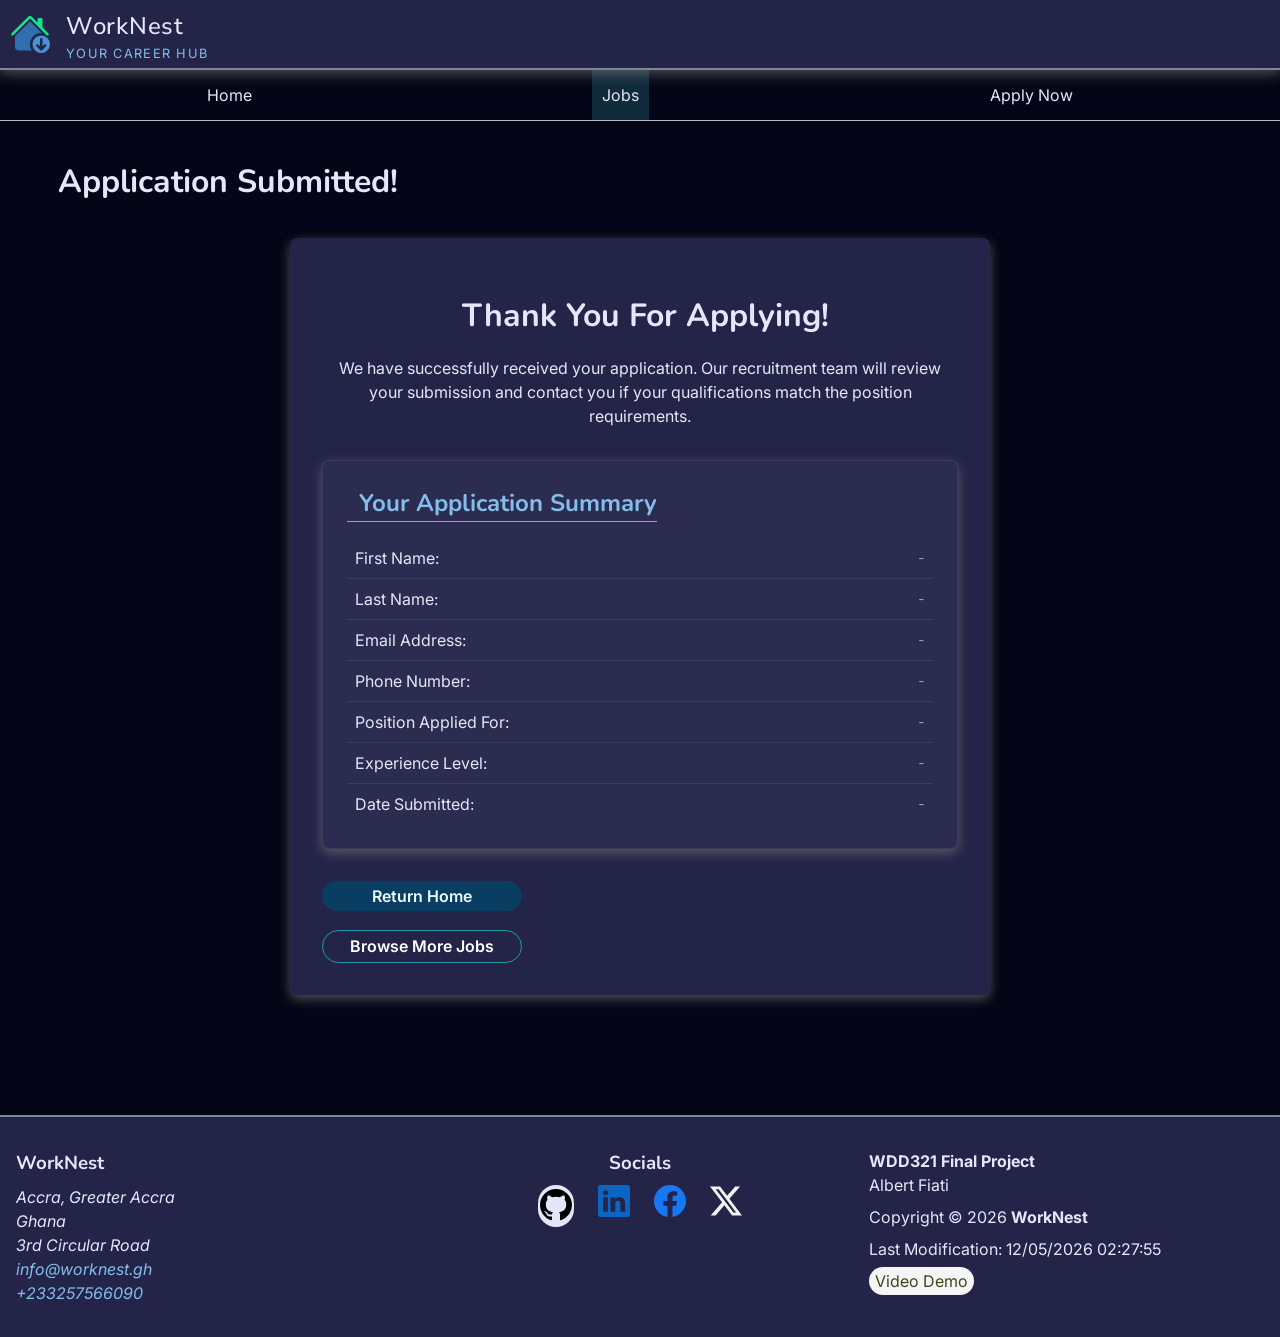
<file: finalproject/thank-you.html>
<!DOCTYPE html>
<html lang="en">

<head>
    <meta charset="UTF-8">
    <meta name="viewport" content="width=device-width, initial-scale=1.0">
    <!-- SEO -->
    <meta name="description"
        content="Thank you for applying through WorkNest.Your application has been received successfully and is being reviewed.">
    <meta name="author" content="Albert Fiati">
    <title>Application Submitted | WorkNest Career Opportunities</title>

    <!-- Favicon -->
    <link rel="icon" href="favicon.ico">

    <!-- Social Media Meta Tags -->
    <meta property="og:title" content="WorkNest | Application Submitted">
    <meta property="og:description" content="Thank you for applying through WorkNest. We have received your application.">
    <!-- MAKE SURE TO CHANGE THIS PHOTO  -->
    <meta property="og:image" content="https://fiatiab47-jk.github.io/wdd231/finalproject/images/twitter-x.svg">
    <meta property="og:url" content="https://fiatiab47-jk.github.io/wdd231/finalproject/thank-you.html">
    <meta property="og:type" content="website">

    <!-- Google Fonts -->
    <link rel="preconnect" href="https://fonts.googleapis.com">
    <link rel="preconnect" href="https://fonts.gstatic.com" crossorigin>
    <link href="https://fonts.googleapis.com/css2?family=Inter:ital,opsz,wght@0,14..32,100..900;1,14..32,100..900&family=Nunito+Sans:ital,opsz,wght@0,6..12,200..1000;1,6..12,200..1000&family=Nunito:ital,wght@0,200..1000;1,200..1000&display=swap" rel="stylesheet">

    <!-- CSS -->
    <link rel="stylesheet" href="styles/normalize.css">
    <link rel="stylesheet" href="styles/small.css">
    <link rel="stylesheet" href="styles/medium.css">
    <link rel="stylesheet" href="styles/large.css">
    <!-- JS -->
    <script type="module" src="scripts/thanks.mjs"></script>
</head>

<body>

    <!-- Header -->
    <header id="site-header">
        <a href="index.html"><img src="images/home-logo.svg" alt="site logo" width="64" height="60"></a>
        <div id="headerBrand">
            <span>WorkNest</span>
            <p>Your Career Hub</p>
        </div>
        <button id="nav-button" class="hamburger" aria-label="Toggle navigation menu"></button>
    </header> <!-- end. Header -->

    <!-- Navigation -->
    <nav id="nav-bar" class="navigation">
        <ul>
            <!-- Way-finding:  current class highlights the active page -->
            <li id="home"><a href="index.html">Home</a></li>
            <li class="current"><a href="jobs.html">Jobs</a></li>
            <li><a href="apply.html">Apply Now</a></li>
        </ul>
    </nav> <!-- end. Navigation -->

    <!-- <a class="skip-link" href="#main-content">Skip to the main content</a> -->


    <main id="main-content">
        <h1>Application Submitted!</h1>
        <section class="thank-you-section" aria-labelledby="thank-you-heading">
            <h1 id="thank-you-heading">
                Thank You For Applying!
            </h1>

            <p class="thank-you-intro">
                We have successfully received your application. Our recruitment 
                team will review your submission and contact you if your qualifications 
                match the position requirements.
            </p>

            <!-- Submitted Information -->
            <div class="submitted-details">
                <h3>Your Application Summary</h3>

                <p><strong>First Name:</strong><span id="out-first-name"></span></p>
                <p><strong>Last Name:</strong><span id="out-last-name"></span></p>
                <p><strong>Email Address:</strong><span id="out-email"></span></p>
                <p><strong>Phone Number:</strong><span id="out-phone"></span></p>
                <p><strong>Position Applied For:</strong><span id="out-desired-position"></span></p>
                <p><strong>Experience Level:</strong><span id="out-experience-level"></span></p>
                <p><strong>Date Submitted:</strong><span id="out-timestamp"></span></p>
            </div>

            <!-- Action Buttons -->
            <div class="thank-you-actions">
                <a href="index.html" class="primary-btn">Return Home</a>
                <a href="jobs.html" class="btn-secondary">Browse More Jobs</a>
            </div>

        </section>
    </main> <!-- .end Main content -->

    <!-- Footer -->
    <footer id="site-footer">
        <div class="footer-grid">
            <!-- Contact Info -->
            <div class="footer-info">
                <h3>WorkNest</h3>
                <address>
                    Accra, Greater Accra<br>
                    Ghana<br>
                    3rd Circular Road<br>
                    <a href="mailto:info@worknest.gh">info@worknest.gh</a><br>
                    <a href="tel:+233257566090">+233257566090</a>
                </address>
            </div>

            <!-- Footer Links -->
            <div class="footer-links">
                <h3>Socials</h3>
                <div class="s-media">
                    <a class="git" href="https://github.com/fiatiab47-jk" target="_blank"><img src="images/github.svg"
                            alt="github" width="16" height="16"></a>
                    <a href="https://linkedin.com" target="_blank"><img src="images/linkedin.svg" alt="linked in"
                            width="16" height="16"></a>
                    <a href="https://facebook.com" target="_blank"><img src="images/facebook-1.svg" alt="facebook"
                            width="16" height="16"></a>
                    <a href="https://x.com" target="_blank"><img src="images/twitter-x.svg" alt="twitter" width="16"
                            height="16"></a>
                </div>
            </div>

            <!-- Bottom -->
            <div class="footer-bottom">
                <p><b> WDD321 Final Project</b><br>
                    Albert Fiati</p>
                <p>Copyright &copy; <span id="currentYear"></span><b>&nbsp;WorkNest</b></p>
                <p id="lastModified"></p>

                <!-- Video Demonstration Link -->
                <p><a href="#" id="video-link">Video Demo</a></p>
            </div>

        </div>
    </footer>
    <!-- .end Footer -->
</body>

</html>
</file>
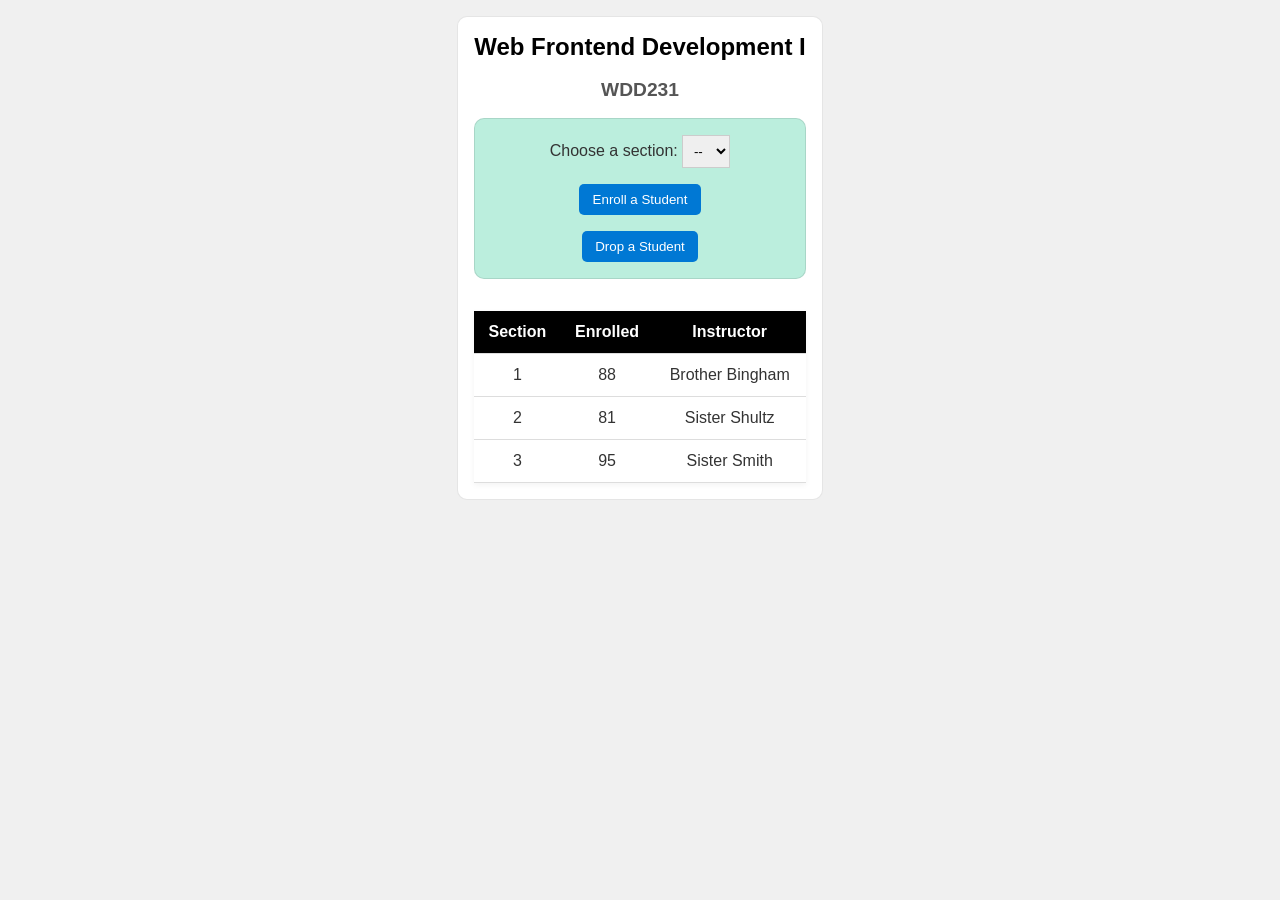
<file: week3/modules.html>
<!DOCTYPE html>
<html lang="en">

<head>
    <meta charset="UTF-8">
    <meta name="viewport" content="width=device-width, initial-scale=1.0">
    <title>Modules Example: Course and Sections</title>
    <link rel="stylesheet" href="styles/modules.css">
    <script type="module" src="scripts/modules.mjs"></script>
</head>

<body>
    <main>
        <h1 id="courseName"></h1>
        <h2 id="courseCode"></h2>

        <div id="enrollment">
            <label for="sectionNumber">Choose a section:</label>
            <select id="sectionNumber">
                <option value="0" disabled selected>--</option>
            </select>
            <button id="enrollStudent">Enroll a Student</button>
            <button id="dropStudent">Drop a Student</button>
        </div>

        <table>
            <thead>
                <tr>
                    <th>Section</th>
                    <th>Enrolled</th>
                    <th>Instructor</th>
                </tr>
            </thead>
            <tbody id="sections"></tbody>
        </table>
    </main>
</body>

</html>
</file>
<file: styles/small.css>
/* =============================================
   WDD231 – small.css (Mobile First, 320px+)
   Color Palette:
     Lavender:   #E6E6FA
     Velvet:     #7B2D8B
     Buttermilk: #FFF8DC
     Mid Blue:   #4A90D9
   ============================================= */

/* --- CSS Custom Properties --- */
:root {
    --lavender: #E6E6FA;
    --velvet: #7B2D8B;
    --velvet-dark: #5a1f68;
    --buttermilk: #FFF8DC;
    --midblue: #4A90D9;
    --midblue-dark: #2f6faf;
    --text-dark: #1a1a2e;
    --text-mid: #3d3d5c;
    --white: #ffffff;

    --font-display: "Roboto", sans-serif;
    --font-body: "Nunito Sans", sans-serif;
    
    --radius: 10px;
    --shadow: 0 4px 18px rgba(123, 45, 139, 0.12);
    --transition: 0.25s ease;
}

* {
    box-sizing: border-box;
    padding: 0;
    margin: 0;
}

html {
    font-size: 16px;
    scroll-behavior: smooth;
}

body {
    font-family: var(--font-body);
    background-color: var(--buttermilk);
    color: var(--text-dark);
    line-height: 1.7;
    min-height: 320px;
}

header {
    display: grid;
    grid-template-columns: 24px auto 44px;
    padding: 5px 2px 5px 10px;
    border-bottom: solid 1px #b3aeae;
    align-items: center;
    background-color: var(--velvet);
    color: var(--buttermilk);
    position: sticky;
    top: 0;
    gap: 0.5rem;
    z-index: 100;
    box-shadow: 0 2px 12px rgba(0, 10, 10, 40.25);
}

img {
    max-width: 100%;
    display: block;
}

.hamburger {
    font-size: 2rem;
    background: none;
    border: none;
    font-family: Verdana, Geneva, Tahoma, sans-serif;
    cursor: pointer;

}

.hamburger::before{
    content: "\2630";
} 

.hamburger.show::before {
    content: "\00D7";
}

header img {
    display: block;
    width: 50px;
    height: 40px;
    padding-bottom: 5px;
}

header span {
    font-size: 1.5rem;
    font-family: var(--font-display);
    font-weight: 500;
    letter-spacing: 0.03em;
}

.navigation {
    display: none;
}

.navigation.show {
    display: block;
}

nav a {
    display: block;
    padding: .8rem 10px;
    color: var(--text-mid);
    border-bottom: 1px solid var(--lavender);
    text-decoration: none;
    transition: color var(--transition);
}

.navigation li.current {
    background-color: #eee;
}

.navigation a:hover, a:focus {
    background-color: var(--lavender);
    color: var(--midblue-dark);
}

#nav-bar {
    scroll-margin-top: 90px;
}

h1 {
    margin-left: 10px;
    font-family: var(--font-display);
    font-size: 2.4rem;
    color: var(--velvet);
    letter-spacing: 0.02em;
    margin-top: -1.5%;
}

h2 {
    font-family: var(--font-display);
    font-size: 1.6rem;
    font-weight: 500;
    color: var(--velvet-dark);
    margin-bottom: 0.75rem;
    border-left: 4px solid var(--midblue);
    padding-left: 0.6rem;
}

section h2 {
    background-color: var(--velvet);
    color: var(--buttermilk);
    border-radius: 6px 6px 0 0;
}

#about p, #creditCount p {
    margin-bottom: 0.75rem;
    color: var(--text-mid);
    font-size: 0.97rem;
}


/* ------ Main------ */
main {
    padding: 2rem 1.2rem;
    max-width: 1100px;
    margin: 0 auto;
}

/* -------- Info Cards-------- */
.card {
    background: var(--white);
    border-radius: var(--radius);
    margin-bottom: 1.8rem;
    box-shadow: var(--shadow);
    border-top: 4px solid var(--lavender);
    transition: transform var(--transition), box-shadow var(--transition);
}

.card p {
    padding: 0.75rem 1.4rem; 
}

.card:hover {
    transform: translateY(-3px);
    box-shadow: 0 12px 32px rgba(18, 1, 22, 0.18);
}

#profile {
    display: grid;
    grid-template-rows: 3.5rem 1fr;
    place-items: center;
}

 #profile h2 {
    justify-self: stretch;
    width: 100%;
}

#profile img {
    width: 260px;
    height: 300px;
    object-fit: cover;
    object-position: 50% 40%;
    margin: 0.7rem 10px 1.5rem;
    border-radius: 6px;
}

/* ======== Filter Buttons ======== */
.filter-btn {
    padding: 0.5rem 2rem;
    border-radius: 7px;
}

#courses {
    display: grid;
    grid-template-columns: 1fr;
    gap: 1.2rem;
}

#course-cards {
    display: grid;
    grid-template-columns: 1fr;
    gap: 1rem;
}

#courses h2, .credit-total {
    grid-column: 1 / -1;
}

.filter-buttons {
    display: flex;
    justify-content: center;
    flex-wrap: wrap;
    gap: 1rem;
}

.filter-btn:hover {
    background-color: var(--midblue);
    border-color: var(--midblue);
    color: var(--white);
}

.filter-btn.active {
    background-color: var(--velvet);
    border-color: var(--velvet);
    color: var(--buttermilk);
}

/* Individual Course Card */
.course-card {
    background: var(--lavender);
    border-radius: var(--radius);
    padding: 0.5rem 0rem;
    text-align: center;
    font-size: 1rem;
    font-weight: 400;
    color: var(--velvet-dark);
    border: 2px solid transparent;
    transition: transform var(--transition), box-shadow var(--transition);
    cursor: default;
}

/* Completed Course style */
.course-card.completed {
    background-color: var(--velvet);
    border-color: var(--midblue);
}

.course-card.completed .course-num {
    color: var(--buttermilk);
}

.course-card.course-card.completed::before {
    content: "✓";
    font-size: 1.1rem;
    padding-right: 1rem;
    font-weight: 700;
    color: var(--lavender);
    justify-content: left;

}


.credit-total {
    font-size: 1rem;
    color: var(--text-dark);
    font-weight: 500;
    padding: 0.5rem 0.8rem;
    display: inline-block;
    grid-column: 1 / -1;
    display: flex;
    justify-content: center;
}

.credit-total strong {
    color: var(--velvet);
    font-size: 1.05rem;
}



/* ================ Footer ==================== */
footer {
    padding: 0 10px;
    text-align: center;
}

footer p{
    background-color: var(--velvet);
    color: var(--lavender);
    padding: 4px;
    opacity: 0.90;
}

.social {
    display: flex;
    justify-content: center;
    margin-bottom: 18px;
    column-gap: 8px;transition: color var(--transition), transform var(--transition);

}
.social a {
    display: flex;
    justify-content: center;
    align-items: center;
    width: 44px;
    height: 44px;
    border: #ccc solid 1px;
    border-radius: 22px;
}

.social a:hover {
    background-color: #ddd;
    transform: translateY(-3px);
}

.social img {
    width: 22px;
    height: 22px;
}



/* =============== Modal Dialog ================ */
dialog {
    border: 1px solid rgba(123, 45, 139, 0.25);
    border-radius: var(--radius);
    padding: 1.5rem;
    background-color: var(--buttermilk);
    box-shadow: 0 0 3rem rgba(132, 45, 139, 0.25);
    width: 90%;
    max-width: 600px;
    margin: auto;
}

::backdrop {
    background-color: rgba(0, 0, 0, 0.55);
}

dialog h2 {
    font-family: var(--velvet);
    color: var(--text-dark);
    font-size: 1.1rem;
    padding-left: 0.5rem 0.75rem;
    border-radius: 6px 6px 0 0;

}

dialog h3 {
    font-family: var(--font-display);
    color: var(--velvet-dark);
    font-size: 1.1rem;
    margin: 0.75rem 0 0.5rem;
    padding-left: 0.6rem;
    border-left: 4px solid var(--midblue);
}

dialog p {
    font-size: 0.95rem;
    color: var(--text-mid);
    margin-bottom: 0.5rem;
    padding: 0 0.25rem;
}

dialog button {
    position: absolute;
    top: 16px;
    right: 16px;
    padding: 0.4rem 0.75rem;
    border: 1px solid rgba(0, 0, 0, 0.15);
    border-radius: var(--radius);
    background: var(--lavender);
    cursor: pointer;
    transition: background-color var(--transition);
}

dialog button:hover {
    background-color: var(--velvet);
    color: var(--buttermilk);
}
</file>
<file: styles/larger.css>
@media only screen and (min-width: 640px){
    .hamburger {
        display: none;
    }

    header, main, nav, footer{
        margin: 0 auto;
        max-width: 920px;
    }

    header {
        grid-template-columns: 24px auto;
    }

    .navigation {
        display: block;
        border-bottom: 1px solid #eee;
    }

    .navigation a {
        border: none;
    }

    .navigation ul{
        display: flex;
        list-style: none;
    }

    main {
        padding: 2.5rem 2rem;
    }

    .about-grid {
        display: grid;
        grid-template-columns: 1fr 300px;
        column-gap: 1.2em;
        grid-template-rows: auto 1fr;
    }

    .course-grid {
        grid-column: 1 / -1;
        text-align: center;
    }


    #profile img {
        width: 240px;
        height: 240px;
        object-fit: cover;
        object-position: 50% 40%;
        margin-top: 1.7rem;
    }

    #course-cards {
        grid-template-columns: repeat(3, 1fr);
    }

}
</file>
<file: styles/animation.css>
* {
    margin: 0;
    padding: 0;
    box-sizing: border-box;
}

body {
    min-height: 100vh;
}


/* ============ Loader Div =========== */
/* Check Your Understanding This code assumes that there is a div with a class of loader  */
#loader,
#loader-t{
    margin: 3rem;
    width: 70px;    /* width of the loader */
    height: 10px;   /* height of the loader */
    border: 5px solid transparent;  /* border width */
    border-color: #999  #999 transparent;    /* border colors (4 - 2 transparent) */
    border-radius: 50%; /* make it round */
    box-shadow: 0 0 1rem rgb(0 0 255 / 40%);    /* blueish shadow effect on round div */
}


#loader {animation: spin 1.5s linear infinite;}   /* spin animation with duration and continuous */

#loader::after {
    content: '🌎';
    position: absolute;
    top: 50%;
    left: 50%;
    transform: translate(-50%, -50%);
    animation: pulse 1.5s ease-in-out infinite;
}

@keyframes spin {
    100% {transform: rotate(360deg);}     /* spin 360 degrees */
}

@keyframes pulse {/* pulse the gear emoji */
    0%, 100% {transform: translate(-50%, -50%) scale(1.2);}     /* scale to 1 */
    50% {transform: translate(-50%, -50%) scale(2);}      /* scale to 1.25 */
}


/* ================== Loader-T ================= */
/* This code assumes that there is a div with an class of loader-t  */
#loader-t {
    /* the only thing that changed was using transition versus animation */
    /* transition: spin 1.5s linear infinite; */
    margin-top: 6rem;
    transition: transform 1.5s ease-in-out;
     /* only transition transform, not a keyframe name */
}

#loader-t::after {
    /* the only thing that changed was using transition versus animation and the size and visibility at start */
    transform: translate(-50%, -50%) scale(0);
    transition: transform 1.5s ease-in-out;
    font-size: 2rem;
    content: '🌎';
}

#loader-t:hover {
    /* transform: rotate(360deg); Rotate on hover */
    animation: spin 1.5s linear infinite;

}

/* #loader-t:hover::after { */
    /* transform: translate(-50%, -50%) scale(1.5); Scale on hover */
/* }  */
</file>
<file: styles/prophets.css>
/* ---------- Variables ---------- */
:root {
    --gold: #c9a84c;
    --gold-light: #e8d49a;
    --dark: #1a1a2e;
    --dark-card: #16213e;
    --dark-border: #0f3460;
    --text-light: #f0ece2;
    --text-muted: #beb9ae;
    --shadow: 0 8px 32px rgba(0, 0, 0, 0.4);
    --font-display: "Roboto", sans-serif;
    --font-body: "Nunito Sans", sans-serif;
    
    --radius: 10px;
    --transition: 0.3s ease;
}

* {
    box-sizing: border-box;
    padding: 0;
    margin: 0;
}

body { 
    font-family: var(--font-body);
    background-color: var(--dark);
    color: var(--text-light);
    min-height: 100vh;
    display: flex;
    flex-direction: column;
    background-image: radial-gradient(ellipse at 20% 50%, rgba(201, 168, 76, 0.05) 0%, transparent 60%),
    radial-gradient(ellipse at 80% 20%, rgba(15, 52, 96, 0.3) 0%, transparent 50%);
}

/* ---- Header ---- */
header {
    text-align: center;
    padding: 1rem;
    border-bottom: 1px solid var(--dark-border);
    position: relative;
}

header::after {
    content: '';
    display: block;
    width: 150px;
    height: 3px;
    background: linear-gradient(90deg, transparent, var(--gold), transparent);
    margin: 0 auto;
}

/* --------- h1 --------- */
#bg {
    font-family: 'Cinzel', serif;
    font-size: clamp(1.8rem, 5vw, 3rem);
    font-weight: 700;
    color: var(--text-muted);
    letter-spacing: 0.1rem;
    text-transform: uppercase;
}

/*-------------- main --------------*/
main {
    flex: 1;
    padding: 1.5rem 1rem;
    max-width: 800px;
    margin: 0 auto;
    width: 100%;
}

/* Cards Grid */
#cards {
    display: grid;
    grid-template-columns: repeat(auto-fill, minmax(220px, 1fr));
    gap: 2rem;
}

/*-------------- individual Card --------------*/
#cards section {
    background: var(--dark-card);
    border: 1px solid var(--dark-border);
    border-radius: var(--radius);
    /* overflow: hidden; */
    box-shadow: var(--shadow);
    transition: transform 0.3s ease, box-shadow 0.3s ease, border-color 0.3s ease;
    animation: fadeUp 0.5s ease both;
}

#cards section:hover {
    transform: translateY(-6px);
    box-shadow: 0 16px 48px rgba(0, 0, 0, 0.5);
    border-color: var(--gold);
}

@keyframes fadeUp {
    from {
        opacity: 0;
        transform: translateY(20px);
    }

    to {
        opacity: 1;
        transform: translateY(0);
    }
}


/* --------- Card Image --------- */
#cards img {
    width: 100%;
    height: 280px;
    object-fit: contain;
    object-position: 50% 40%;
    display: block;
    border-bottom: 2px solid var(--dark-border);
    transition: border-color var(--transition);
}

#cards section:hover img {
    border-color: var(--gold);
}

#cards h2 {
    font-family: var(--font-display);
    font-size: clamp(0.85rem, 3vw, 1rem);
    font-weight: 600;
    color: var(--gold-light);
    text-align: center;
    padding: 1rem 0.75rem;
    line-height: 1.4;
    letter-spacing: 0.03em;
}

/* ------- Footer ------ */
footer {
    text-align: center;
    padding: 1.5rem;
    font-size: 0.85rem;
    color: var(--text-muted);
    border-top: 1px solid var(--dark-border);
    letter-spacing: 0.05em;
}
</file>
<file: chamber/styles/small.css>
/* =============================================
   WDD231 – small.css (Mobile First, 320px+)
   Color Palette:
     Lavender:   #E6E6FA
     Velvet:     #7B2D8B
     Buttermilk: #FFF8DC
     Mid Blue:   #4A90D9
   ============================================= */

/* --- CSS Custom Properties --- */
:root {
    --lavender: #E6E6FA;
/* Primary: Deep Teal — professional, trustworthy */
    --color-primary: #0D5C63;
    --color-primary-dark: #083F45;
    --color-primary-light: #117A82;
    --text-dark: #1a1a2e;

    /* Secondary: Warm Gold — prosperity, energy */
    --color-secondary: #B8860B;
    --color-secondary-light: #D4A017;
    --color-secondary-pale: #FDF3DC;

    /* Neutrals */
    --color-bg: #F5F7F8;
    --color-surface: #FFFFFF;
    --color-border: #D1D9DC;
    --color-text: #1A2B2E;
    --color-text-muted: #4A6267;
    --color-text-light: #FFFFFF;
    
    /* Membership badges */
    --color-gold: #B8860B;
    --color-silver: #607D8B;
    --color-member: #455A64;
    
    /* Spacing */
    --space-xs: 0.25rem;
    --space-sm: 0.5rem;
    --space-md: 1rem;
    --space-lg: 1.5rem;
    --space-xl: 2rem;
    --space-2xl: 3rem;

    /* Typography */
    --font-heading: 'Playfair Display', Georgia, serif;
    --font-body: 'Source Sans 3', 'Segoe UI', sans-serif;
    --font-mono: 'Courier New', monospace;

    /* Shadows */
  --shadow-sm: 0 1px 3px rgba(34, 4, 51, 0.1);
  --shadow-md: 0 4px 12px rgba(50, 53, 53, 0.12);
  --shadow-lg: 0 8px 24px rgba(15, 15, 15, 0.15);

    --transition: 0.3s ease;
}


* {
    box-sizing: border-box;
    padding: 0;
    margin: 0;
}

html {
    font-size: 16px;
    scroll-behavior: smooth;
    -webkit-text-size-adjust: 100%;
}

body {
    font-family: var(--font-body);
    background-color: #bec0c749;
    color: var(--color-text);
    line-height: 1.2;
    min-height: 100vh;
    margin: 0 auto;
    padding: 3px;
}

header {
    display: grid;
    grid-template-columns: 24px auto 44px;
    padding: 8px 2px 5px 10px;
    border-bottom: solid 1px #b3aeae;
    align-items: center;
    background-color: var(--color-primary-dark);
    color: var(--lavender);
    position: sticky;
    top: 0;
    gap: 1rem;
    z-index: 100;
    box-shadow: 0 2px 12px rgba(0, 10, 10, 40.25);
}

/* img {
    max-width: 100%;
    display: block;
} */

.hamburger {
    font-size: 2rem;
    background: none;
    border: none;
    font-family: var(--font-mono);
    cursor: pointer;

}

.hamburger::before {
    content: "\2630";
}

.hamburger.show::before {
    content: "\00D7";
}

header img {
    display: block;
    width: 100%;
    height: auto;
    padding-bottom: 5px;
}

header span {
    font-size: 1.5rem;
    font-family: var(--font-heading);
    font-weight: 500;
    letter-spacing: 0.03em;
}

#headerBrand p {
    font-size: 0.8rem;
    color: var(--color-secondary-pale);
    letter-spacing: 0.08rem;
    text-transform: uppercase;
}

.navigation {
    display: none;
}

.navigation.show {
    display: block;
    background: var(--color-secondary-pale);
    color: var(--color-text);
}

nav a {
    display: block;
    padding: .8rem 10px;
    color: var(--color-primary-dark);
    border-bottom: 1px solid var(--color-silver);
    text-decoration: none;
    transition: color var(--transition);
}

.navigation li .current {
    color: var(--color-text);
    background-color: var(--color-text-light);
}

.navigation a:hover,
a:focus {
    background-color: var(--color-bg);
    color: var(--text-dark);
}

#nav-bar {
    scroll-margin-top: 90px;
    margin-bottom: 0.5rem;
}

h1 {
    font-family: var(--font-mono);
    padding-left: 10px;
    margin-bottom: 1rem;
}

.skip-link {
    padding: 10px;
    top: 1rem;
    text-decoration: none;
    display: block;
    margin-top: 10px;
}

/* ===========================================
    Hero Banner (Directory page Intro)
==============================================*/
.directory-hero {
    background: linear-gradient(135deg, var(--color-primary-dark)10%, var(--color-primary)60%, var(--color-primary-light)10%);
    color: var(--color-text-light);
    padding: var(--space-xl) var(--space-md);
    text-align: center;
    max-width: 800px;
    margin: 1rem auto;
    border-radius: 10px 5% 13px 6%;
}

.directory-hero h2 {
    margin: -5px 10px var(--space-sm) 0;
    font-family: var(--font-heading);
    font-size: 1.8rem;
    color: var(--velvet);
    letter-spacing: 0.02em;
    line-height: 1.5;
}

.directory-hero p {
    font-size: 0.95rem;
    color: var(--lavender);
    max-width: 540px;
    margin: 0 auto;
}

/* ====================================
        Directory Controls
=======================================*/
.directory-controls{
    display: flex;
    justify-content: space-around;
    align-items: center;
    padding: var(--space-md);
    gap: var(--space-md);
    background: var(--color-surface);
    border: 1px solid var(--color-border);
    margin-bottom: 1rem;
    max-width: 1100px;
    margin: 0 auto;
    border-radius: 7px;
} 

.member-count {
    color: var(--color-text);
    font-family: var(--font-heading);
}

.view-toggle button {
    margin: 1rem;
    border: none;
    background: none;
    cursor: pointer;
    transition: var(--transition);
}

/* .view-toggle button:hover {
    background: var(--color-bg);
} */

.view-toggle button.active {
    background-color: var(--color-primary);
    color: var(--color-text-light);
    border: 1px solid var(--color-text);
    padding: 4px;
    border-radius: 7px;
}


/* ===================================
   Member Cards
=================================== */


#members-container section {
    background: var(--color-surface);
    border: 1px solid var(--color-border);
    border-radius: 10px;
    padding: var(--space-md);
    box-shadow: var(--shadow-sm);
    overflow: hidden;
    transition: box-shadow 0.25s, transform 0.25s;
}



/* Hover effect */
#members-container section:hover {
    box-shadow: var(--shadow-lg);
    transform: translateY(-3px);
}

#members-container .member-card .tag-info h2 {
    padding-bottom: 5px;
}

.tag-info {
    color: var(--color-primary-dark);
    padding: 0px 10px 12px;
    border-bottom: 1px solid #c7c0c0;
}

.profile-grid {
    display: grid;
    grid-template-columns: 2fr 2fr;
    align-items: start;
    gap: 1rem;
    margin: 1rem 0 0;
}

.profile-grid img{
    width: 100%;
    height: auto;
    display: block;
    border-radius: 6px;
    object-fit: cover;
    object-position: 50% 40%;
    border: 1px solid var(--color-silver);
}

.member-info {
    display: flex;
    flex-direction: column;
    line-height: 1.5;
    /* margin-top: 0.5rem; */
}

.member-info .membership.gold {
    font-weight: 600;
    color: var(--color-text);
}


/* ===================================
        Members List Layout
=================================== */
/* Default (mobile)*/
#members-container {
    display: grid;
    gap: 0.3rem;
    background: var(--color-bg);
}

.grid-view {
    grid-template-columns: 1fr 1fr;

    margin-top: 0.5rem;
}

.grid-view .member-card .tag-info h2 {
    font-size: clamp(0.9rem, 3vw, 1.2rem);

}
        
.grid-view section .profile-grid {
    display: flex;
    flex-direction: column;
}
#spotlight-sec #members-container.grid-view {
    display: flex;
    flex-direction: column;
    gap: 0.5rem;
}

#spotlight-sec #members-container.grid-view .member-card .tag-info h2,
.list-view .member-card .tag-info h2 {
    font-size: clamp(1.2rem, 3vw, 1.5rem);
            
}

#spotlight-sec #members-container.grid-view section .profile-grid{
    display: grid;
    grid-template-columns: 1fr 1fr;
}

/* List view */
.list-view {
    display: flex;
    flex-direction: column;
    padding: var(--space-sm);
    background: var(--color-bg);
}

/* ==============================================
                FOOTER
===============================================*/
#site-footer {
    background-color: var(--color-primary-dark);
    color: rgb(225,222,225);
    padding: var(--space-xl) var(--space-md) var(--space-md);
    margin-top: var(--space-md);
    border-radius: 12px 12px 0 0;
}

.footer-grid{
    display: grid;
    grid-template-columns: 1fr;
    gap: var(--space-lg);
}

#site-footer h3 {
    font-weight: 550;
}

/* ==================
    Footer Address 
=======================*/

.footer-info {
    line-height: 1.5;
    margin-bottom: 1rem;
}

address a {
    color: #b3e5ff;
    transition: var(--transition);
}

address a:hover {
    background-color: #ddd;
    transform: translateY(-3px);
    border: 1px solid var(--color-secondary-pale);
    border-radius: var(--space-xs);
    padding: var(--space-xs);
    color: #0b07fa;
}

/* =====================
    Social Media Links
=========================*/
.footer-links {
    display: flex;
    flex-direction: column;
    align-items: center;
    gap: var(--space-md);
}

footer h3 {
    color: var(--lavender);
}

.s-media{
    display: flex;
    justify-content: space-around;
    column-gap: 2rem;
    transition: color var(--transition), transform var(--transition);
    margin-bottom: 1rem;
}

.s-media a:hover {
    transform: translateY(-3px);
    border: 1px solid var(--color-secondary-pale);
    border-radius: var(--space-xs);
    padding: var(--space-xs);
}

.s-media img {
    width: 32px;
    height: 32px
}
.footer-bottom {
    display: flex;
    flex-direction: column;
    gap: var(--space-xs);
    line-height: 1.5;
}

footer b {
    font-weight: 600;
}

/* ==========================
        Home Declarations 
============================ */
/* HERO */
.hero {
    position: relative;
    width: 100%;
    overflow: hidden;
    margin-bottom: 2rem;
    max-width: 1200px;
    margin: 0 auto;
}

.hero-image img {
    width: 100%;
    height: auto;
    object-fit: cover;
    display: block;
}

.hero-image {
    height: 60vh;
}

.hero-overlay {
    position: absolute;
    inset: 0;
    /* display: flex;
    flex-direction: column; */
    /* justify-content: center; */

    padding: 1.5rem;
    background: rgba(0, 0, 0, 0.45);
    color: var(--lavender);
}

.hero-content {
    position: absolute;
    top: 50%;
    left: 10%;
    transform: translate(-5%, -20%);
    text-align: center;
    width: 90%;
    max-width: 700px;

}

.hero-overlay h2,
.hero-overlay p {
    max-width: 800px;
}

.hero-overlay p {
    line-height: 1.5;
    margin-bottom: 1.5rem;
}


.hero-overlay h2 {
    font-size: 1.2rem;
    margin-bottom: 1rem;
    letter-spacing: 1px;
    font-family: var(--font-heading);
}

.cta-btn {
    position: absolute;
    right: 1.5rem;
    bottom: 1.5rem;
    /* margin-top: auto; */
    /* align-self: flex-end; */
    background-color: var(--color-secondary-light);
    color: #1a1a1a;
    padding: 0.6rem 1rem;
    border-radius: 9px;
    text-decoration: none;
    transition: var(--transition);
    font-family: var(--font-mono);
    font-weight: 600;
}

/* Events Section */
.event-item,
.current-w p,
figure {
    padding-left: 10px;
    padding-bottom: 5px;
}

.events-sec,
.forecast {
    border-radius: var(--space-sm);
    border: 1px solid var(--color-border);
}

.event-item h3{
    border-bottom: 1px solid var(--color-border);
    width: 250px;
}


/* Weather Section */
.card h2, .weather-sec h2 {
    display: flex;
    background: linear-gradient(135deg, var(--color-primary) 80%, var(--color-primary-light) 70%);
    color: #FFFFFF;
    padding: 5px;
    border-radius: var(--space-sm);
}

.card,
.current-w,
.forecast {
    background-color: var(--color-surface);
}

.card h2, .current-w h2, .forecast h2{
    font-size: large;
    padding: 0.5rem;
    font-weight: 600;
}

#weather-forecast,
.weather-details p,
.event-sec {
    padding-left: var(--space-md);
    margin: 0 10px;
}


#move {
    margin-top: 0.4rem;
}

.card p, figcaption, h3 {
    padding: 5px;
    color: var(--color-text);
}

.card, .weather-sec {
    display: flex;
    flex-direction: column;
    gap: 10px;
    margin: 10px;
}

.weather-details {
    padding-bottom: 5px;
    line-height: 1.2;
}



.weather-sec .card{
    display: block;
    row-gap: 7rem;
}

.current-grid {
    display: grid;
    grid-template-columns: 90px 1fr;
    margin-left: 5px;
}

.current-grid img {
    width: 90%;
    height: auto;
}

#weather-icon {
    background: #3bbfce;
    border-radius: 25px;
    margin-left: 4px;
    box-shadow: 0 4px 20px rgba(0, 0, 0, 0.15);
    /* filter: invert(1) brightness(0.03); */
}

.forecast-card {
    display: flex;
    align-items: center;
    line-height: 2;
}


/* Spotlight Section */
#spotlight-sec {
    margin-top: 2rem ;
}

/* ======================================
    JOIN PAGE LAYOUT
======================================= */
.join-layout {
    display: flex;
    flex-direction: column;
    gap: var(--space-lg);
    padding: var(--space-md);
    border-radius: 2% 4%;
    background: var(--color-surface);
}

form {
    background: var(--color-border);
    max-width: 600px;
    border-radius: 10px;
    padding: var(--space-md);
}

/* Form Section */
#form-section {
    padding: var(--space-md);
    border-radius: 10px;
    box-shadow: var(--shadow-lg);
    /* display: flex;
    flex-direction: column; */
}

#form-section h2 {
    font-family: var(--font-mono);
    color: var(--color-primary-dark);
    margin-bottom: var(--space-sm);
}

.form-intro {
    font-size: 0.9rem;
    color: var(--color-text);
    margin-bottom: var(--space-lg);
}

/* Field Sets */
fieldset {
    border: none;
    padding: var(--space-sm);
    margin-bottom: var(--space-xs);
}

legend {
    font-family: var(--font-heading);
    color: var(--color-primary-dark);
    font-size: 1rem;
}

/* Labels & Inputs */
label {
    display: flex;
    flex-direction: column;
    gap: 2px;
    font-size: 0.9rem;
    font-weight: 500;
    color: var(--color-text);
    margin-bottom: var(--space-sm);
    width: 100%;
}


input[type="text"],
input[type="email"],
input[type="tel"], 
select,
textarea {
    width: 100%; 
    padding: 0.55rem 0.75rem;
    border: 1px solid var(--color-border);
    border-radius: 6px;
    font-family: var(--font-body);
    font-size: 0.9rem;
    color: var(--color-text);
    background: var(--color-secondary-pale);
    transition: border-color var(--transition), box-shadow var(--transition);
 }

 input:focus,
 select:focus,
 textarea:focus { 
    outline: none;
    border-color: var(--color-border);
    box-shadow: 0 0 0 1px rgba(209, 12, 12, 0.678);
 }

 textarea {
    resize: vertical;
    min-height: 100px;
 }

/* input:invalid:not(:placeholder-shown) {
    border-color: #e01e08;
} */

input:valid:not(:placeholder-shown) {
    border-color: #27AE60;
}

/* Submit Button */

.submit-btn {
    width: 80%;
    display: block;
    margin-left: 9%;
    margin-top: var(--space-md);
    padding: 0.75rem;
    font-size: 1rem;
    border: none;
    cursor: pointer;
    border-radius: 8px;
    background-color: var(--color-primary);
    color: var(--color-text-light);
    font-family: var(--font-mono);
    font-weight: 600;
    transition: background-color var(--transition), transform var(--transition) ;

}

.form.submit-btn:hover {
    color: var(--lavender);
    background-color: var(--color-primary-dark);
    transform: translateY(-2px);
}

/* ======================================
    MEMBERSHIP CARDS
======================================= */
#top-space {
    margin-top: 3rem;
}

#levels-heading {
    font-family: var(--font-mono);
    color: var(--color-primary-dark);
    margin-bottom: var(--space-md);
}

#cards-container {
    display: flex;
    flex-direction: column;
    gap: var(--space-md);
    /* max-width: 600px; */
}

/* Card Base */
.level-card {
    border-radius: 10px;
    padding: var(--space-md);
    box-shadow: var(--shadow-md);
    border-left: 5px solid transparent;
     /* Animation on page load */
    opacity: 0;
    transform: translateY(20px);
    animation: cardReveal 0.5s ease forwards;
}

@keyframes cardReveal {
    to {
        opacity: 1;
        transform: translateY(0);
    }
}

/* Card color themes */
.level-np {
    background: #E8F5E9;
    border-left-color: #2E7D32;
}

.level-bronze {
    background: #FBE9E7;
    border-left-color: #B3593D;
}

.level-silver {
    background: #ECEFF1;
    border-left-color: #607D8B;
}

.level-gold {
    background: var(--color-secondary-pale);
    border-left-color: var(--color-secondary);
}

.level-card h3 {
    font-family: var(--font-heading);
    color: var(--color-primary-dark);
    margin-bottom: var(--space-xs);
}

.level-price {
    font-size: 1.1rem;
    font-weight: 600;
    color: var(--color-primary-dark);
    margin-bottom: var(--space-xs);
}

.level desc {
    font-size: 0.85rem;
    color: var(--color-text-muted);
    margin-bottom: var(--space-sm);
    line-height: 1.5;
}

.modal-btn {
    background:  var(--color-primary);
    color: var(--color-text-light);
    border: none;
    border-radius: 6px;
    padding: .4rem 1rem;
    font-size: .95rem;
    font-weight: 600;
    cursor: pointer;
    transition: background-color var(--transition);
    margin-top: .5rem;
}

.modal-btn:hover {
    background: var(--color-primary-dark);
}


/* ===============================
    Modal (dialog) 
==================================*/
#membership-modal {
    border: 1px solid rgba(123, 45, 139, 0.25);
    border: none;
    border-radius: 12px;
    padding: var(--space-lg);
    max-width: 480px;
    width: 80%;
    background-color: var(--color-text-light);
    box-shadow: var(--shadow-lg);
    margin: auto;
}

::backdrop {
    background-color: rgba(0, 0, 0, 0.55);
}

#membership-modal h2 {
    font-family: var(--font-heading);
    color: var(--color-primary-dark);
    margin-bottom: var(--space-md);
    padding-bottom: var(--space-sm);
    border-bottom: 2px solid var(--color-secondary-pale);
}

#membership-modal ul {
    list-style: none;
    display: flex;
    flex-direction: column;
    gap: var(--space-xs);
    margin-bottom: var(--space-md);
}

#membership-modal ul li::before {
    content: "✓ ";
    color: var(--color-primary);
    font-weight: 700;
}

#membership-modal ul li {
    font-size: 0.9rem;
    color: var(--color-);
}

.modal-cost {
    font-size: 0.9rem;
    color: var(--color-text);
    margin-bottom: var(--space-sm);
}

#closeModal {
    background: var(--color-primary-dark);
    color: var(--lavender);
    border: none;
    border-radius: 6px;
    padding: 0.4rem 1rem;
    cursor: pointer;
    font-size: .85rem;
    float: right;
    transition: background-color var(--transition);
}

#closeModal:hover {
    background: #663833;
}


/* =====================================
    Thank You Page
=======================================*/
.thankyou-section {
    max-width: 640px;
    margin: 2rem auto;
    padding: var(--space-xl);
    background-color: var(--color-member);
    border-radius: 12px;
    box-shadow: var(--shadow-lg);
    text-align: center;
}

/* Handshake Icon*/
.thankyou-icon {
    font-size: 4rem;
    margin-bottom: var(--space-md);
    display: inline-block;
    animation: handshake 2s ease-in-out infinite alternate;
}

.thankyou-icon::before {
    content: "🤝";
}

@keyframes handshake {
    from {
        transform: rotate(-10deg) scale(1);
    }

    to{
        transform: rotate(10deg) scale(1.2);
    }  
}

.thankyou-section h2 {
    font-family: var(--font-heading);
    color: var(--lavender);
    margin-bottom: var(--space-sm);
}

.thankyou-intro {
    color: #ffffff;
    line-height: 1.6;
    margin-bottom: var(--space-xl);
}

/* Submitted Details */
.submitted-details {
    text-align: left;
    background: var(--color-bg);
    border-radius: 5% 0 7% 0; 
    padding: var(--space-md);
    margin-bottom: var(--space-xl);
}

.submitted-details h3 {
    font-family: var(--font-heading);
    color: var(--color-primary);
    margin-bottom: var(--space-md);
    border-bottom: 1px solid var(--color-text-muted);
    padding-bottom: var(--space-xs);
}

dl {
    display: grid;
    grid-template-columns: 1fr 1fr;
    gap: var(--space-sm) var(--space-md);
}

dt {
    font-weight: 700;
    font-size: 0.85rem;
    color: var(--color-primary);
    text-transform: uppercase;
    letter-spacing: 0.05em;
}

dd {
    font-size: 0.95rem;
    color: var(--color-text);
    font-weight: 600;
}

.thankyou-actions {
    display: flex;
    align-items: end;
    flex-direction: column;
    gap: var(--space-md);
    
}

.cta-bttn {
    display: inline-block;
    padding: 0.65rem 1.25rem;
    border-radius: 8px;
    font-weight: 500;
    font-family: var(--font-mono);
    text-decoration: none;
    max-width: 30vw;
    background: var(--lavender);
    transition: background-color var(--transition), transform var(--transition);
    color: var(--color-primary-dark);
}

.cta-bttn:hover {
    background-color: var(--color-primary-dark);
    color: var(--lavender);
    font-weight: 700;
    transform: translateY(-3px);
}

.cta-bttn.sec {
    background-color: transparent;
    border: 2px solid var(--color-border);
    color: #ffffff;
}

.cta-bttn.sec:hover {
    background-color: var(--color-primary);
    color: var(--color-surface);
    border: 1px solid var(--color-text);
}


/* ========================
    DISCOVER
=========================== */
#visit-message {
    margin-bottom: 1rem;
    padding: 1em;
    border-left: 4px solid var(--color-secondary);
    background: #cfcccc;
    font-weight: 600;
}

#discover-grid {
    padding: 8px;
    display: grid;
    grid-template-areas: 
    "card1"
    "card2"
    "card3"
    "card4"
    "card5"
    "card6"
    "card7"
    "card8";
}

.discover-card {
    background: #fff;
    border-radius: 8px;
    overflow: hidden;
    box-shadow: 0 2px 8px rgba(0 0 0 / 30%);
    /* margin-inline: auto; */
    margin: .5rem auto;
    /* max-width: 600px; */
    width: 100%;
    display:grid;
    gap: 1rem;
}

.discover-card button {
    justify-self: center;
}

.discover-card h2 {
    padding-top: .5rem;
    font-size: clamp(0.8rem, 3vw, 1.5rem);
}

.discover-card h2,
.discover-card address,
.discover-card p,
.discover-card button{
margin: .5rem;
display: flex;
justify-content: center;
}

.discover-card img {
    display: block;
    margin: 0 auto;
    width: 300px;
    height: 200px; 
    transition: opacity .4 ease, transform .4s ease;
}

.discover-card img:hover {
    animation: imageFade .4 ease forwards;
    transform: scale(1.04);
}

@keyframes imageFade {
    from {
        opacity: 1;
        filter: drop-shadow(0 0 0 transparent);
    }

    to {
        opacity: 0.85;
        filter: drop-shadow(0 6px 12px rgba(0, 0, 0, 0.3));
    }
}


.discover-card address {
    font-style: normal;
    color: var(--text-dark);
}

.discover-card button {
    cursor: pointer;
    border: none;
    padding: .5rem;
    border-radius: 999px;
    background: var(--color-primary);
    color: var(--lavender);
    width: 90%;
    margin-top: 15px;
}
</file>
<file: chamber/styles/medium.css>
/* pad (2 columns) */
@media (min-width: 641px) {
    .grid-view {
        grid-template-columns: repeat(2, 1fr);
        
        margin-top: 0.5rem;

    }

    .grid-view section .profile-grid {
        display: grid;
        grid-template-columns: 1fr 1fr;
    }

    #spotlight-sec #members-container.grid-view {
        display: grid;
        grid-template-columns: repeat(2, 1fr);
    }

    .list-view {
        grid-template-columns: 1fr;
    }

    .weather-sec {
        display: grid;
        grid-template-columns: 1fr 1fr;
    }

    /* Hero */
    .hero-content h2 {
        font-size: 2rem;
    }

    .hero-content p {
        font-size: 1.1rem;
    }

    /* Discover */
    .discover-card {
        display: grid;
        grid-template-columns: 300px 1fr;
        grid-template-areas:
            "title title"
            "image content"
            "button button";
    }

    .discover-card h2{
        grid-area: title;
    }

    .discover-card figure {
        grid-area: image;
        margin: 0;
    }

    .discover-card .content {
        grid-area: content;
        padding: 1rem;
        display: flex;
        flex-direction: column;
        justify-content: space-between;
    }

    .discover-card address, 
    .discover-card p {
        grid-column: 2;
    }

    .discover-card button {
        grid-area: button;
        width: 90%;
    }
}
</file>
<file: chamber/styles/larger.css>
@media only screen and (min-width: 1025px) {
    .hamburger {
        display: none;
    }

    
    main,
    nav {
        margin: 0 auto;
        max-width: 1200px;
    } 

    header {
        grid-template-columns: 24px auto;
    }

    .navigation {
        display: block;
        border-bottom: 1px solid #eee;
    }

    .navigation a {
        border: none;
    }

    .navigation ul {
        display: flex;
        list-style: none;
    }

    h1 {
        margin-left: 2%;
    }

    .skip-link {
        display: flex;
        justify-content: center;
    }

    main {
        padding: 2.5rem 2rem;
        /* margin-top: -20%; */
    }

    .grid-view {
        grid-template-columns: repeat(3, 1fr);
        margin-top: 1rem;
    }

    .grid-view section .profile-grid {
        display: grid;
        grid-template-columns: 1fr 1fr;
    }

    #spotlight-sec #members-container.grid-view {
        display: grid;
        grid-template-columns: repeat(3, 1fr);
        gap: 0.5rem;
    }

    .profile-grid img {
        margin-top: 0.4rem;
    }

    .footer-grid {
        grid-template-columns: repeat(3, 1fr);
    }

    /*===========================
            Home 
    =============================*/
    .home-grid {
        display: grid;
        grid-template-columns: 1fr 1fr;
    }

    #spotlight-sec {
       grid-column: 1 /-1;
    }

    .weather-sec {
        display: grid;
        grid-template-columns: 1fr 1fr;
    }

    .hero content {
        top: 45%;
    } 

    .hero-content h2 {
        font-size: 3rem;
    }

    .hero-content p{
        font-size: 1.8rem;
    }

    .cta-btn {
        right: 3rem;
        bottom: 2rem;
    }

    /* ===================================
        Join Page - Desktop
    ======================================*/
    .join-layout.now {
        display: grid;
        grid-template-columns: 3fr 2fr ;
        align-items: flex-start;
    }
    
    .membership-cards {
        position: sticky;
        top: 80px;
    }

    .thankyou-action {
        flex-direction: row;
        justify-content: center;
    }

    /* Discover */
    #discover-grid{
        display: grid;
        column-gap: 1rem;
        
        grid-template-areas: 
            "card1 card2"
            "card3 card4"
            "card5 card6"
            "card7 card8";
    }

}
</file>
<file: finalproject/styles/small.css>
:root {
    --primary: #45308A;
    --primary-dark: #242448;
    --accent: #500CA4;
    --base: #040617;
    --steel: #b9babe;
    --sky: #83BDEB;
    --cyan: #189EA2;
    --olive: #404617;
    --magenta: #225f6d69;
    --white: #ffffff;
    --text-on-sky: #242488;
    --text-on-magenta: #242000;
    --lavender: #E6E6FA;

    /* Fonts */
    --font-body: 'Inter', sans-serif;
    --font-header: 'Nunito', sans-serif;
    --font-style: 'Nunito Sans', sans-serif;

    /* Common Values */
    --radius: .5rem;
    --shadow: 0 4px 12px rgba(124, 120, 120, 0.63);
    --transition: 0.3s ease;
}


/* Resetting */
*,
*::before,
*::after {
    box-sizing: border-box;
    margin: 0;
    padding: 0;
}

html {
    font-size: 16px;
    scroll-behavior: smooth;
    -webkit-text-size-adjust: 100%;
}

body {
    font-family: var(--font-body);
    min-height: 100vh;
    line-height: 1.5;
    background-color: var(--base);
    color: var(--lavender);
}


/*==================    
    Header 
===================*/
header {
    display: grid;
    grid-template-columns: 40px auto 44px;
    padding: 8px 2px 5px 10px;
    align-items: center;
    background-color: var(--primary-dark);
    color: var(--lavender);
    position: sticky;
    top: 0;
    gap: 1rem;
    z-index: 100;
    
    border-bottom: solid 2px rgba(225, 255, 255, 0.45);
    box-shadow: var(--shadow);
}

header img {
    display: block;
    width: 100%;
    margin-right: rem;
    height: auto;
    padding-bottom: 5px;
}

header span {
    font-size: 1.5rem;
    font-family: var(--font-style);
    font-weight: 500;
    letter-spacing: 0.03em;
}

#headerBrand p {
    font-size: 0.8rem;
    font-weight: 400;
    color: var(--sky);
    letter-spacing: 0.08rem;
    text-transform: uppercase;
}


/* =========================
        HAMBURGER
============================*/
.hamburger {
    font-size: 2rem;
    background: none;
    border: none;
    cursor: pointer;
    color: var(--cyan);
}

.hamburger::before {
    content: "\2630";
}

.hamburger.show::before {
    content: "\00D7";
    font-size: 2.5rem;
}


/* =========================
        NAVIGATION
============================*/
.navigation {
    display: none;
}


.navigation.show {
    display: block;
    top: 60px;
    width: 100%;
}

.navigation ul {
    list-style: none;
}

.navigation a {
    display: block;
    padding: .8rem 10px;
    color: var(--lavender);
    border-bottom: 1px solid rgba(225, 255, 255, 0.45);
    text-decoration: none;
    transition: var(--transition);
}

.current a{
    color: var(--lavender);
    background-color: var(--magenta);
}

.navigation a:hover,
a:focus {
    background-color: var(--olive);
    color: var(--white);
}

#nav-bar {
    scroll-margin-top: 90px;
    margin-bottom: 0.5rem;
}


/* ==========================
        Home Declarations 
============================ */
/* HERO */
.hero {
    position: relative;
    width: 100%;
    overflow: hidden;
    max-width: 1200px;
    margin: 0 auto 2rem;
}

.hero-image img {
    width: 100%;
    height: auto;
    object-fit: cover;
    display: block;
}

.hero-image {
    height: 60vh;
}

.hero-overlay {
    position: absolute;
    inset: 0;

    display: flex;
    flex-direction: column; 
    justify-content: space-between;
    
    padding: .5rem;
    background: linear-gradient(to bottom, rgba(4,6,23,.15), rgba(4,6,23,.90));
}

.hero-content {
    margin-top: 5rem;
    max-width: 650px;
}

.hero-content #hero-heading,
#hero-heading~p {
    font-size: clamp(.75rem, 2vw, 1.2rem)
}

#hero-heading {
    display: block;
    font-size: 1.5rem;
    font-weight: 700;
    text-shadow: 0 2px 8px rgba(0, 0, 0, .5);
}

.hero-overlay p {
    line-height: 1.5;
    max-width: 40ch;
    font-size: 1rem;
    opacity: .92;
}

/* ==========================
        Hero CTA
============================ */
.hero-cta{
    display: flex;
    justify-content: flex-end;
    gap: .75rem;
}

.primary-btn,
.btn-secondary {
    padding: .2rem .8rem;
    border-radius: 999px;
    font-weight: 600;
    transition: var(--transition);
    text-decoration: none;
}

.primary-btn{
    background-color: #0a3d62;
    color: #ebfcff;
}

.primary-btn:hover {
    background-color: var(--magenta);
    color: var(--white)
}
.btn-secondary {
    border: 1px solid var(--cyan);
    color: var(--white);
    background: transparent;
}

.btn-secondary:hover {
    background-color: var(--sky);
    color: var(--base);
}

h1, h2, h3, h4 {
    font-family: var(--font-header);
}

h1 {
    padding-left: 10px;
    margin-bottom: 1rem;
}

/* =======================
    Main Content
==========================*/
main {
    max-width: 1200px;
    margin: 0 auto;
    padding: .5rem;
}

main h2 {
    color: var(--sky);
    margin-bottom: .5rem;
    border-left: 4px solid var(--cyan);
    padding-left: .75rem;
}

main h3 {
    color: var(--cyan);
    border-left: 2px solid var(--cyan);
    margin-bottom: .5rem;
    padding-left: .5em;
}

/* =======================
    Weather Section
==========================*/
#weather-sec {
    margin-bottom: 3rem;
    background-color: var(--primary-dark);
    padding: 1rem;
    border-radius: var(--radius);
    box-shadow: var(--shadow);
}

#current-weather,
#weather-forecast .forecast-card {
    background-color: rgba(0, 0, 0, .25);
    border: 1px solid rgba(0, 0, 0, .5);
    padding: 1rem;
    border-radius: var(--radius);
}

#current-weather {
    margin-bottom: 1rem;
}

/* Weather icon + label */
#current-weather figure {
    display: flex;
    align-items: center;
    gap: 1rem;
    margin-bottom: .75rem;
}

#current-weather img {
    width: 64px;
    height: 64px;
}

#current-weather figcaption {
    font-weight: 600;
    color: var(--sky);
}

/* Current temperature */
.curr-t {
    font-size: 1.2rem;
font-weight: 700;
color: var(--cyan);
margin-bottom: .75rem;
}

.weather-details {
    display: grid;
    grid-template-columns: repeat(auto-fit, minmax(120px, 1fr));
    gap: 1rem;
}

.weather-details p {
    background-color: rgba(225, 255, 255, 0.02);
    padding: .5rem;
    border-radius: var(--radius);
    display: flex;
    justify-content: space-between;
}


/* ===========================
        Forecast Cards
=============================*/
#weather-forecast {
    display: grid;
    gap: 1rem;
}

.forecast-card p{
    line-height: 2;
}


/* =====================
    Featured Jobs
=========================*/
#featured-jobs {
    margin-bottom: 1rem
}

#featured-jobs h2 {
    margin-bottom: 2rem;
}

/* container for feature job cards */
#feature-jobs-container {
    display: grid;
    gap: 1rem;
}

/* ===================
    Job Cards
======================= */
#stats-heading,
#filter-heading {
    margin-bottom: .75rem;
}

.job-sec {
    margin-top: 2rem;
}

.job-card {
    display: grid;

    /* Mobile layout */
    grid-template-areas: 
        "company"
        "image" 
        "title" 
        "type" 
        "location"
        "button"
        ;

    background-color: rgba(30, 27, 56, 0.548);
    padding: 1rem;
    overflow: hidden;
    box-shadow: var(--shadow);
    border-radius: var(--radius);
    margin-top: 1.5rem;

    transition: transform var(--transition),
    box-shadow var(--transition);
}

.job-card:hover {
    transform: translateY(-4px);
}

/* company Name */
.company-name {
    grid-area: company;
    background-color: var(--base);
    color: var(--lavender);
    padding: .4rem;
}

/* Job Image */
.job-image {
    grid-area: image;
    width: 100%;
    height: auto;
    border-radius: 6px;
    object-position: 50% 40%;
    object-fit: cover;
}

/* Job Title */
.job-title {
    grid-area: title;
    padding: 1rem 1rem 0;
    color: var(--sky);
}

/* Job Type */
.job-type {
    grid-area: type;
    padding: .5rem 1rem .5rem;
    color: var(--steel);
    font-weight: 600;
}

/* Location */
.job-location {
    grid-area: location;
    padding: 0 1rem;
}

/* Button */
.details-btn {
    grid-area: button;
    margin: 0 1rem 1rem;
    padding: .4rem;
    border: 1px solid var(--steel);
    border-radius: 999px;
    cursor: pointer;
    margin-top: .7rem;

    background-color: #0a3d62;
    color: #ebfcff;
}

.details-btn:hover {
    background: var(--magenta);
}



/* ============================================
  Job Hero, Filters and and Stats
===============================================*/
.jobs-hero {
    background: var(--primary-dark);
    padding: 1.5rem;
    border-radius: 49px;
    margin-bottom: 2rem;
}

/* Job Filters */
.job-filters {
    margin-bottom: 3rem;
}

.filter-controls {
    display: grid;
    grid-template-columns: repeat(auto-fit, minmax(220px, 1fr));
    gap: 1rem;
}

#search-input,
#category-filter,
#type-filter {
    margin-top: -10px;
}

/* Stats */
.stats-grid {
    display: grid;
    grid-template-columns: repeat(auto-fit, minmax(180px, 1fr));
    gap: 1rem;
    margin-left: 2px ;
}



/*===================================
        MODAL
=====================================*/
#job-modal {
    width: min(70%, 500px);
    border: none;
    border-radius: var(--radius);
    padding: 0;
    background: var(--lavender);
    color: var(--olive);
    margin: 5rem auto 0;
    box-shadow: var(--shadow);    
}

#job-modal::backdrop {
    background: rgba(0, 0, 0, .55);
}

#job-modal h2,
#job-modal h3 {
    border-left: none;
    color: var(--primary-dark);
} 

.modal-content {
    padding: .5rem;
    /* position: ; */
}

.modal-content p {
    margin-bottom: .4em;
}

.job-description {
    margin-top: 1rem;
    border-top: 1px solid var(--magenta);
}

#close-modal {
    background: var(--color-primary-dark);
    color: var(--base);
    border: none;
    border-radius: 6px;
    padding: 0.4rem 1rem;
    cursor: pointer;
    font-size: .85rem;
    float: right;
    transition: background-color var(--transition);
}

#close-modal:hover {
    background: #663833;
    color: var(--white);
}

.apply-btn {
    display: inline-block;
    margin-top: 1rem;
    padding: .2rem 1rem;
    text-decoration: none;
    background-color: #0a3d62;
    color: #ebfcff;
    border-radius: 999px; 
    position: relative;
}

.apply-btn:hover {
    /* hide the original text */
    color: transparent;
}

.apply-btn:hover::after {
    /* Pull the click me from data-hover */
    content: attr(data-hover);
    position: absolute;
    color: var(--white);
    left: 50%;
    top: 50%;
    transform: translate(-50%, -50%);
}





/*===================================
        FORM PAGE STYLING
=====================================*/
.application-info {
    background: var(--primary-dark);
    border: 1px solid var(--cyan);
    padding: 1rem;
    margin-bottom: 2rem;
    border-radius: var(--radius);
    box-shadow: var(--shadow);
    margin-top: 2rem;
}

.application-info p{
    margin-bottom: .75em;
}

.application-info ul {
    padding-left: 1.3rem;
}

.application-info li {
    margin-bottom: .85rem;
}


/*====== FORM =======*/
.application-wrapper {
    max-width: 600px;
}

#apply-form {
    display: grid;
    gap: 1.5rem;
}

fieldset {
    border: none;
    padding: 1.5rem;
    background: rgba(36, 36, 72, .35);
    border-radius: 30px;
    box-shadow: 0 5px 6px 0 rgba(124, 120, 120, 0.6);
}

/* legend */
legend {
    padding: 0;
    color: var(--sky);
    font-weight: 700;
    font-family: var(--font-header);
}

/* labels */
label {
    display: flex;
    flex-direction: column;
    margin-bottom: 1rem;
    font-weight: 500;
    gap: .2em;
}

/* inputs */
input[type="text"],
input[type="email"],
input[type="tel"],
input[type="url"],
input[type="search"],
select,
textarea {
    width: 100%;
    padding: .65em;
    border: 2px solid rgba(19, 202, 202, 0.849);
    border-radius: var(--radius);
    background-color: var(--white);
    color: var(--olive);
    font-family: var(--font-body);
    font-size: 1rem;
    transition: var(--transition);
}

/* Placeholder */
#apply-form input::placeholder,
#apply-form textarea::placeholder {
    color: rgba(52, 52, 54, 0.55);
}

/* Focus States */
#apply-form input:focus,
#apply-form textarea:focus,
#apply-form select:focus,
input[type="search"]:focus {
    outline: none;
    border-color: var(--cyan);
    box-shadow: 0 0 0 3px rgba(24, 158, 162, .25);
}

#apply-form textarea {
    resize: vertical;
    min-height: 150px;
}

select {
    cursor: pointer; 
}

/* Readonly Position Field */
#apply-form input[readonly] {
    background-color: rgba(83, 107, 175, .25);
    cursor: not-allowed;
}

/* Required indicator */
#apply-form label:has(input:required)::after,
#apply-form label:has(select:required)::after,
#apply-form label:has(textarea:required)::after {
    content: '*';
    color: #ff7070;
    margin-top: -2rem;
    margin-right: auto;
    padding-left: .2em;
}

/* Submit Button */
.submit-btn {
    border: none;
    cursor: pointer;
    background-color: #0a3d62;
    color: #ebfcff;
    padding: .9rem 1.5rem;
    border-radius: 999px;
    font-weight: 500;
    transition: var(--transition);
    width: 100%;
}

.submit-btn:hover {
    background: linear-gradient(135deg, #32909c 20%, #ebfcff 30%, #3ac9ed 40%);
    color: var(--base);
    text-transform: uppercase;
    transform: translateY(-2px);
}

.submit-btn:active {
    transform: translateY(0);
}


/*===================================
    THANK YOU PAGE STYLING
    =====================================*/
.thank-you-intro {
    max-width: 65ch;
    margin: 0 auto 2rem;
    list-style: 1.7;
    color: var(--lavender);
}


.thank-you-section {
    max-width: 700px;
    margin: 2rem auto 4em;
    padding: 2rem;
    background-color: var(--primary-dark);
    border-radius: var(--radius);
    box-shadow: var(--shadow);
    text-align: center;
}

/* Success Heading */
.submitted-details h3 {
    margin-bottom: 1rem;
    color: var(--sky);
    font-size: 1.5rem;
    border-left: none;
    border-bottom: 1px solid #3ac9ed;
    display: inline-block;
}

/* Confirmation Card */
.submitted-details {
    text-align: left;
    background-color: rgba(225, 255, 255, 0.04);
    border: 1px solid rgba(225, 255, 255, 0.08);
    border-radius: var(--radius);
    padding: 1.5rem;
    box-shadow: var(--shadow);
    margin-bottom: 2rem;
}

.submitted-details p {
    display: flex;
    justify-content: space-between;
    align-items: center; 
    padding: .5em;
    border-bottom: 1px solid rgba(225, 255, 255, 0.08);
}

.submitted-details p>strong {
    font-weight: 400;
}

.submitted-details p>span {
    font-weight: 200;
    font-family: var(--font-style);
    color: var(--white);
    word-break: break-word;
}

.submitted-details p:last-child {
    border-bottom: none;
}

/* Thank You Action Buttons */
.thank-you-actions {
    display: flex;
    flex-direction: column;
    gap: 1.2rem;
    max-width: 200px;
    justify-self: end;
}





/* =====================
        Footer
=========================*/
footer {
    margin-top: 3rem;
    padding: 2rem 1rem;
    background-color: var(--primary-dark);
    border-top: 2px solid rgba(225, 255, 255, 0.45);
}

.footer-grid {
    display: grid;
    gap: 2rem;
}

footer h3 {
    color: var(--lavender);
    margin-bottom: .5rem;
}

.footer-info address a {
    text-decoration: none;
    color: var(--sky);
}

/* =====================
    Social Media Links
=========================*/
.footer-links {
    display: flex;
    flex-direction: column;
    align-items: center;
}

.s-media .git {
    background: var(--lavender);
    border-radius: 999px; 
    padding: 4px 2px 0px;
}
.s-media {
    display: flex;
    gap: 1.5rem;
}

.s-media img {
    width: 32px;
    height: 32px
}

.s-media a {
    transition: transform var(--transition);
}

.s-media a:hover {
    transform: translateY(-3px);
}

.footer-bottom {
    display: flex;
    flex-direction: column;
    gap: .5rem;
}

#video-link {
    text-decoration: none;
    border-radius: 999px;
    background: #f5f5f5;
    color: var(--olive);
    padding: 4px 6px;
}


footer b {
    font-weight: 700;
}




/* transition: transform .3s ease, box-shadow .3 ease;
.footer-bottom {
    perspective: 500px;
}

#video-link {
    transform: translateX(10px) translateZ(5px) scale(1.05);
    box-shadow: var(--shadow);
    outline: none;
} */
</file>
<file: finalproject/styles/medium.css>
@media screen and (min-width: 680px) {
.hamburger {
        display: none;
    }

    header {
        grid-template-columns: 40px auto;
    }

    .navigation {
        display: block;
        border-bottom: 1px solid #b9babe;
    }

    .navigation a {
        border: none;
    }

    .navigation ul {
        display: flex;
        justify-content: space-between;
        list-style: none;
        padding: 0 2rem;
    }

    /* Hero */
    .hero-content {
        margin-top: 30%;
    }



    #featured-jobs-container,
    #cards-container {
        display: grid;
        grid-template-columns: repeat(2, 1fr);
        column-gap: 1.2rem;
    }

    .job-card {
        grid-template-columns: 160px 1fr;

        grid-template-areas:
            "company company"
            "image title"
            "image type"
            "image location "
            "image button"
        ;
    }

    .details-btn {
        padding: .1rem 0;
    }

    #weather-forecast {
        grid-template-columns: repeat(auto-fit, minmax(220px, 1fr));
        gap: 1rem;
    }

    /*======================
    Form - Page 
    ====================== */
    .f-page-layout {
        display: grid;
        grid-template-columns: repeat(2, 1fr);
        gap: 1rem;
        max-width: 1100px;
        margin: 0 auto;
    }

    .application-info {
        position: sticky;
        max-height: 550px;
        top: 80px;
    }

    .footer-grid {
        grid-template-columns: repeat(3, 1fr);
    }
}
</file>
<file: finalproject/styles/large.css>
@media screen and (min-width: 960px) {
.hamburger {
        display: none;
    }

    header {
        grid-template-columns: 40px auto;
    }

    .navigation {
        display: block;
        border-bottom: 1px solid #b9babe;
    }

    .navigation a {
        border: none;
    }

    .navigation ul {
        display: flex;
        justify-content: space-around;
        list-style: none;
    }

    /* Hero */
    .hero-content {
        margin-top: 40%;
    }



    #featured-jobs-container,
    #cards-container {
        display: grid;
        grid-template-columns: repeat(3, 1fr);
        column-gap: 1.2rem;
    }

    .job-card {
        grid-template-columns: 160px 1fr;

        grid-template-areas: 
        "company company"
        "image title"
        "image type" 
        "image location " 
        "image button"
        ;
    }

    .details-btn {
        padding: .1rem 0;
    }

    #weather-forecast {
        grid-template-columns: repeat(auto-fit, minmax(220px, 1fr));
        gap: 1rem;
    }

    /*======================
      Form - Page 
    ====================== */
    .apply-h {
        margin-left: 2rem;
    }

    .f-page-layout {
        display: grid;
        grid-template-columns: repeat(2, 1fr);
        gap: 1rem;
        max-width: 1100px;
        margin: 0 auto;
    }

    .application-info {
            position: sticky;
            max-height: 400px;
            top: 80px;
        }

    .footer-grid {
        grid-template-columns: repeat(3, 1fr);
    }

}
</file>
<file: finalproject/styles/siteplan.css>
:root {
    --primary: #45308A;
    --primary-dark: #242448;
    --accent: #500CA4;
    --base: #040617;
    --steel: #536BB2;
    --sky: #83BDEB;
    --cyan: #189EA2;
    --olive: #404617;
    --teal: #2D7A8B;
    --white: #ffffff;
    --text-on-sky: #242488;
    --text-on-magenta: #242400;
    --lavender: #E6E6FA;
    
    /* Fonts */
    --font-body: 'Inter', sans-serif;
    --font-header: 'Nunito', sans-serif;
    --font-style: 'Nunito Sans', sans-serif;
}

*, 
*::before,
*::after {
    box-sizing: border-box;
    margin: 0;
    padding: 0;
}

body {
    font-family:'Inter', sans-serif;
    min-height: 100vh;
    font-size: 16px;
    line-height: 1.7;
    background-color: var(--base);
    color: var(--lavender);
}

a {color: var(--sky);}
a:hover {color: #FFB347}

header {
    background-color: var(--primary-dark);
    padding: 2rem 1.5rem;
    display: flex;
    justify-content: space-between;
    align-items: center;
    position: fixed;
    top: 0;
    left: 0;
    width: 100vw;
    z-index: 1000;
}

.h-info span {
    display: block;
    font-size: 1.2rem;
    font-weight: 700;
}

.h-info p {
    font-size: 0.9rem;
    color: var(--white);
}

/* Hide Checkbox */
#menu-toggle {display: none;}

/* Hamburger Styles inside header*/
.hamburger {
    display: block;
    width: 30px;
    height: 24px;
    position: relative;
    cursor: pointer;
}

.hamburger span {
    position: absolute;
    background: var(--white);
    width: 100%;
    height: 4px;
    border-radius: 2px;
    left: 0;
    transition: all 0.3 ease;
}

.hamburger span:nth-child(1) {top: 0;}
.hamburger span:nth-child(2) {top: 9px;}
.hamburger span:nth-child(3) {top: 18px;}

/* Transform hamburger to X when checked */
#menu-toggle:checked + .hamburger span:nth-child(1) {
    transform: rotate(45deg);
    top: 9px;
}
#menu-toggle:checked+.hamburger span:nth-child(2) {
opacity: 0;
}
#menu-toggle:checked+.hamburger span:nth-child(3) {
    transform: rotate(-45deg);
    top: 9px;
}

/* Navigation Styes */
nav {
    padding-top: 135px;
    background-color: #0F3D4D;
    box-shadow: 2px 0 5px rgba (0 0 0 0.2);
    max-height: 0;
    position: fixed;
    width: 100%;
    overflow: hidden;
    transition: max-height 0.3s ease;
    z-index: 900;
}


/* Show nav when checkbox inside header is checked */
/* Use general sibling selector because nav is outside header */
header:has(#menu-toggle:checked) + nav {
    max-height: 500px;
}

/* Nav list styles */
nav ul {
    list-style: none;
}

nav ul li {
    border-bottom: 1px solid var(--sky);
}

nav ul li a {
    display: block;
    padding: .3rem 1.5rem;
    text-decoration: none;
    color: var(--lavender);
    font-weight: 400;
}

nav a:hover{
    background-color: rgba(225, 225, 225, 0.2);
}

main {
    padding: 11rem 6px 0 8px;    
    max-width: 1000px;
    margin: 0 auto;
}

section {
    margin-bottom: 3rem;
    padding-bottom: 2rem;
    border-bottom: 1px solid var(--primary);
}

section:last-of-type {border-bottom: none;}

section h2 {
    font-family: var(--font-style);
    font-size: 1.4rem;
    font-weight: 600;
    color: var(--sky);
    margin-bottom: 1rem;
    padding-bottom: 0.4rem;
    border-bottom: 2px solid var(--accent);
    display: inline-block;
}

section h3 {
    font-family: var(--font-header);
    font-size: 1.25rem;
    font-weight: 500;
    color: var(--lavender);
}

p {
    margin-bottom: 0.75rem;
    color: #c8d4f0;
}

.badge {
    display: inline-block;
    font-size: 0.75rem;
    font-weight: 500;
    padding: 3px 10px;
    border-radius: 999px;
    margin-right: 6px;
    margin-bottom: 4px;
    font-family: var(--font-body);
}

.badge-course {
    background-color: var(--accent);
    color: var(--white);
}

.color-grid {
    display: grid;
    grid-template-columns: repeat(auto-fit, minmax(140px, 1fr));
    gap: 12px;
    margin-top: 1rem;
}

.color-grid .color-swatch {
    border-radius: 8px;
    overflow: hidden;
    border: 1px solid rgba(190, 202, 202, 0.404);
}

.color-swatch .swatch-block {
    height: 60px;
}

.color-swatch .swatch-info {
    padding: 8px 10px;
    background-color: var(--primary-dark);
}

.color-swatch .swatch-info p {
    font-size: 0.75rem;
    margin: 0;
    color: #c8d4f0;
}

.color-swatch .swatch-info span {
    font-size: 0.7rem;
    font-family: monospace;
    color: var(--sky);
}

.font-demo {
    background-color: var(--primary-dark);
    border-left: 1px solid var(--accent);
    border-radius: 0 8px 8px 0;
    padding: 1rem 1.25rem;
    margin-bottom: 1rem;
}

.font-demo .label {
    font-size: 0.75rem;
    color: var(--sky);
    text-transform: uppercase;
    letter-spacing: 0.08em;
    margin-bottom: 0.4rem;
}

.font-heading-demo {
    font-family: var(--font-style);
    font-size: 1.6rem;
    font-weight: 700;
    color: var(--lavender);
}

.font-body-demo {
    font-family: var(--font-body);
    font-size: 1rem;
    color: #c8d4f0;
}


.scenario-card {
    background-color: var(--primary-dark);
    border-left: 4px solid var(--steel);
    border-radius: 0 8px 8px 0;
    padding: 0.65rem 1rem;
    margin-bottom: 0.3rem;
    color: #c8d4f0;
    font-style: italic;
}

.pages-grid {
    display: grid;
    grid-template-columns: repeat(auto-fit, minmax(220px, 1fr));
    gap: 16px;
    margin-top: 1rem;
}

.page-card  {
    background-color: var(--primary-dark);
    border: 1px solid var(--primary);
    border-radius: 8px;
    padding: 1rem 1.25rem;
}

.page-card h3 {
    font-family: var(--font-header);
    font-size: 1.2rem;
    color: var(--sky);
    margin: 0 0 .3rem;
}

.page-card .filename{
    font-size: 0.85rem;
    font-family: monospace, sans-serif;
    color: var(--olive);
    background-color: var(--lavender);
    display: inline-block;
    padding: 3px 6px;
    border-radius: 999px;
    margin-bottom: 0.5rem;
}

.page-card p {
    font-size: 0.85rem;
    margin: 0;
    color: #c8d4f0;
}

.wireframe-container {
    display: grid;
    grid-template-columns: 1fr 2fr;
    gap: 1.5rem;
    margin-top: 1rem;
    margin-bottom: 4rem;
}

@media screen and (max-width: 620px){
    .wireframe-container {
        grid-template-columns: 1fr;
    }
}

.wireframe {
    background-color: var(--primary-dark);
    border: 1px solid var(--primary);
    border-radius: 8px;
    padding: 0.5rem;
}

.wireframe .wf-block {
    padding: 1.5rem;
}

.wf-block.header {
    display: grid;
    grid-template-columns: 50px 1fr 2fr; 
    padding: 1rem 0;
}

.wf-nav {
    display: flex;
    justify-self: end;
    padding-right: .5rem;
    font-weight: 800;
    font-size: 1.8em;
}

.wf-desktop.nav {
    display: flex;
    justify-content: space-around;
}

.wf-block {
    background-color: rgba(83, 107, 178, 0.2);
    border: 1px dashed var(--steel);
    border-radius: 4px;
    margin-bottom: 6px;
    font-size: 0.7rem;
    color: #c8d4f0;
    text-align: center;
}

.wf-block.accent {
    background-color: rgba(80, 12, 164, 0.3);
    background-color: var(--accent);
}

.wf-block.sky {
    background-color: rgba(131, 189, 235, 0.15);
    border-color: var(--sky);
}

.wf-grid {
display: grid;
grid-template-columns: 1fr 1fr;
gap: 6px;
margin-bottom: 6px;
}

.wf-grid-3{
    display: grid;
    grid-template-columns: 1fr 1fr 1fr;
    gap: 6px;
    margin-bottom: 6px;
}

footer {
    width: 100vw;
    width: 100%;
    margin-top: -110px;
    background-color: var(--primary-dark);
    border-top: 1px solid var(--accent);
    padding: 1.5rem;
    text-align: center;
    color: #c8d4f0;
    font-size: clamp(0.85rem, 2vw, 1.2rem);
}
</file>
<file: week3/styles/modules.css>
* {
    margin: 0;
    padding: 0;
    box-sizing: border-box;
}

body {
    font-family: Arial, sans-serif;
    background-color: #f0f0f0;
}

main {
    padding: 1rem;
    background-color: #fff;
    color: #333;
    width: fit-content;
    margin: 1rem auto;
    border: 1px solid rgb(0 0 0 / 10%);
    border-radius: 10px;
}

h1 {
    font-size: 1.5rem;
    color: #000;
}

h2 {
    font-size: 1.2rem;
    color: #555;
}

h1,
h2 {
    text-align: center;
    ;
    margin-bottom: 1.1rem;
}

form p {
    margin: .5rem;
    font-weight: bold;
}

#enrollment {
    padding: 1rem 1rem 0 1rem;
    border: 1px solid rgb(0 0 0 / 10%);
    border-radius: 10px;
    background-color: #bed;
    text-align: center;
}

select {
    padding: 0.5em;
    border: 1px solid #ccc;
    width: 3rem;
}

button {
    display: block;
    margin: 1rem auto;
    padding: 0.6em 1em;
    border: none;
    border-radius: 5px;
    background-color: #0078d4;
    color: white;
    cursor: pointer;
}

button:hover {
    background-color: #005fa3;
}

table {
    margin-top: 2rem;
    width: 100%;
    border-collapse: collapse;
    background-color: white;
    box-shadow: 0 2px 6px rgb(0 0 0 / 5%);
}

th,
td {
    padding: 0.75rem;
    text-align: center;
    border-bottom: 1px solid #ddd;
}

th {
    background-color: #000;
    color: white;
    font-weight: bold;
}

tr:hover {
    background-color: #bbb;
}
</file>
